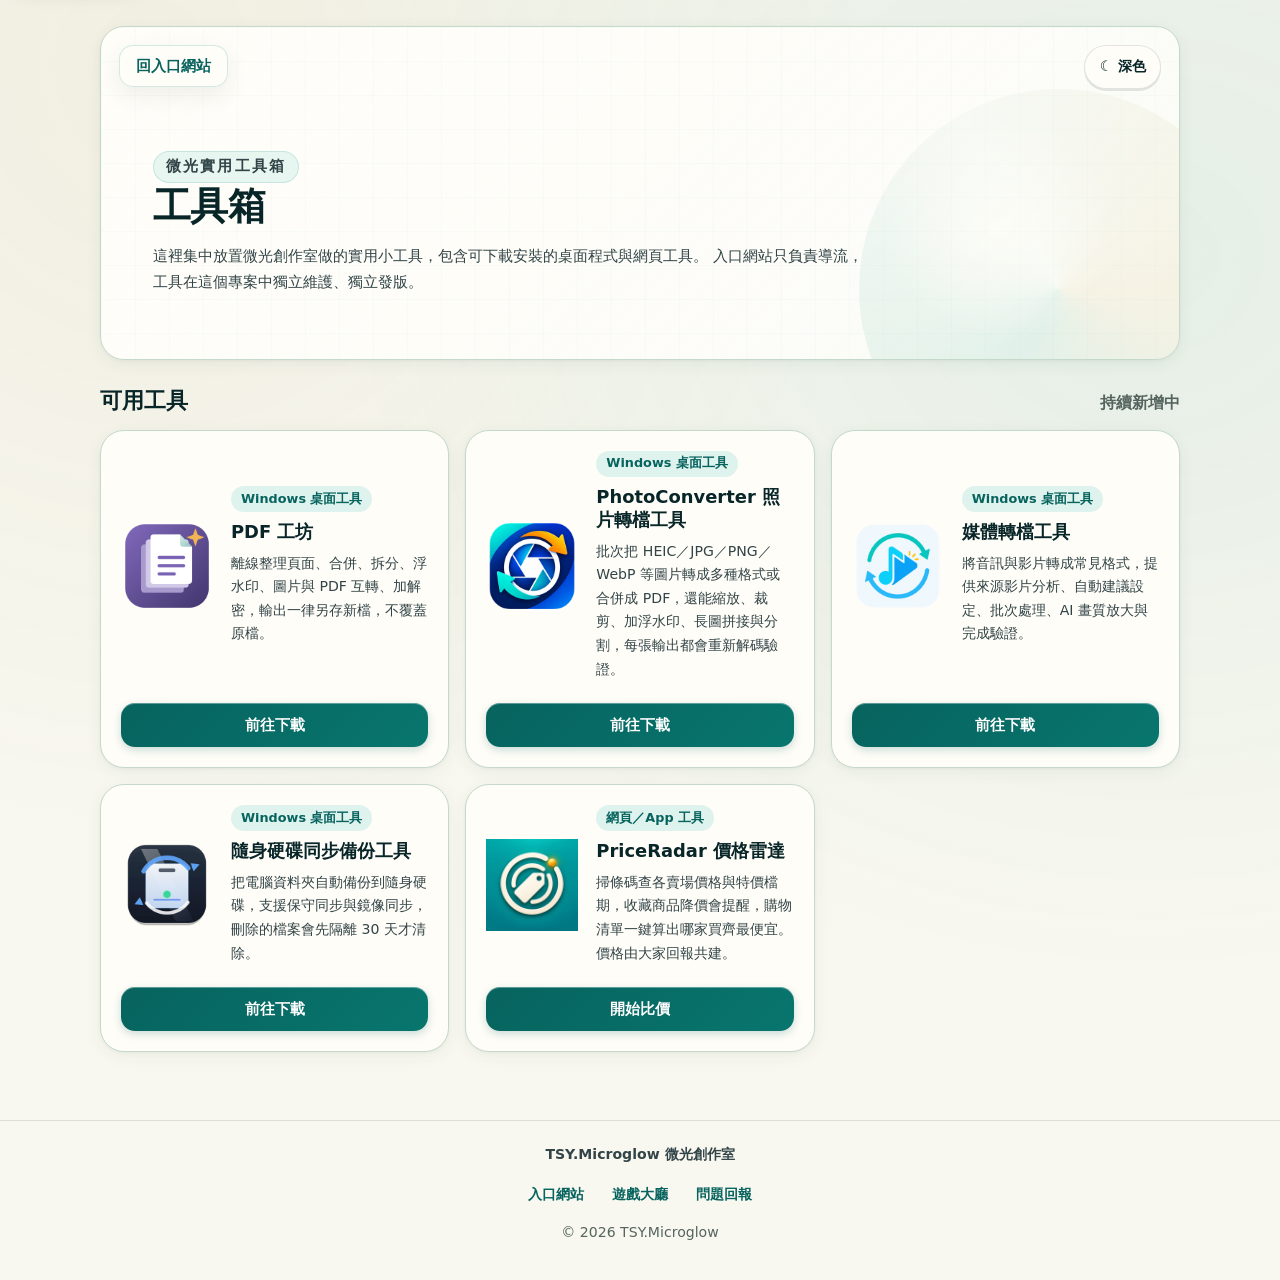
<file: index.html>
<!doctype html>
<html lang="zh-Hant">
  <head>
    <meta charset="utf-8">
    <meta http-equiv="Content-Security-Policy" content="default-src 'self'; script-src 'self'; style-src 'self' 'unsafe-inline'; img-src 'self' data:; connect-src 'self' https://xduwufkfmzovlwcyodcp.supabase.co; object-src 'none'; base-uri 'self'; form-action 'self'">
    <script src="./scripts/theme-mode.js?v=20261114c"></script>

    <meta name="viewport" content="width=device-width, initial-scale=1">
    <meta name="theme-color" content="#0e8f88" data-light-theme-color="#0e8f88" data-dark-theme-color="#102527">
    <link rel="manifest" href="./manifest.webmanifest">
    <link rel="apple-touch-icon" href="./assets/apple-touch-icon.png?v=20261012a">
    <meta
      name="description"
      content="TSY.Microglow 工具箱，集中放置桌面小工具與網頁工具的下載與使用入口。"
    >
    <meta property="og:title" content="TSY.Microglow 工具箱">
    <meta property="og:description" content="TSY.Microglow 工具箱，集中放置桌面小工具與網頁工具的下載與使用入口。">
    <meta property="og:type" content="website">
    <meta property="og:url" content="https://tsy3991.github.io/TSY.Microglow-Tools/">
    <meta property="og:image" content="https://tsy3991.github.io/TSY.Microglow-Tools/assets/og-image.png?v=20261012a">
    <meta property="og:image:width" content="1200">
    <meta property="og:image:height" content="630">
    <meta property="og:image:alt" content="TSY 微光創作室：測驗練習、小遊戲與實用工具">
    <meta property="og:locale" content="zh_TW">
    <meta property="og:site_name" content="TSY.Microglow 工具箱">
    <meta name="twitter:card" content="summary_large_image">
    <meta name="twitter:title" content="TSY.Microglow 工具箱">
    <meta name="twitter:description" content="TSY.Microglow 工具箱，集中放置桌面小工具與網頁工具的下載與使用入口。">
    <meta name="twitter:image" content="https://tsy3991.github.io/TSY.Microglow-Tools/assets/og-image.png?v=20261012a">
    <link rel="canonical" href="https://tsy3991.github.io/TSY.Microglow-Tools/">
    <title>TSY.Microglow 工具箱</title>
    <link rel="icon" href="./assets/favicon.png?v=20261012a" type="image/png">
    <link rel="stylesheet" href="./shared/base.css?v=20261103b">
    <link rel="stylesheet" href="./shared/tool-visuals.css?v=20261010a">
    <link rel="stylesheet" href="./shared/microglow-skin.css?v=20261114c">
      <link rel="stylesheet" href="./theme-mode.css?v=20261114c">
  </head>
  <body>
    <a class="skip-link" href="#main-content">跳到主要內容</a>
    <main class="lobby-shell" id="main-content" tabindex="-1">
      <header class="lobby-hero" aria-labelledby="page-title">
        <a class="back-link" href="https://tsy3991.github.io/TSY.Microglow-Website/" data-portal-return>回入口網站</a>
        <div class="hero-copy">
          <p class="eyebrow">微光實用工具箱</p>
          <h1 id="page-title">工具箱</h1>
          <p>
            這裡集中放置微光創作室做的實用小工具，包含可下載安裝的桌面程式與網頁工具。
            入口網站只負責導流，工具在這個專案中獨立維護、獨立發版。
          </p>
        </div>
      </header>

      <section class="tool-section" aria-labelledby="tools-title">
        <div class="section-heading">
          <h2 id="tools-title">可用工具</h2>
          <span>持續新增中</span>
        </div>

        <!-- Update data-updated-at whenever a tool receives a meaningful public release. -->
        <div class="tool-grid" data-sort-by-updated>
          <article class="tool-card" data-updated-at="2026-11-11">
            <div class="tool-thumb" aria-hidden="true">
              <img class="tool-app-icon" src="./assets/tools/pdf-workshop/icon.png" alt="" width="92" height="92" decoding="async">
            </div>
            <div class="tool-card-copy">
              <p>Windows 桌面工具</p>
              <h3>PDF 工坊</h3>
              <span>離線整理頁面、合併、拆分、浮水印、圖片與 PDF 互轉、加解密，輸出一律另存新檔，不覆蓋原檔。</span>
            </div>
            <a class="primary-link" href="./tools/pdf-workshop/">前往下載</a>
          </article>

          <article class="tool-card" data-updated-at="2026-11-11">
            <div class="tool-thumb" aria-hidden="true">
              <img class="tool-app-icon" src="./assets/tools/photo-converter/icon.png" alt="" width="92" height="92" decoding="async">
            </div>
            <div class="tool-card-copy">
              <p>Windows 桌面工具</p>
              <h3>PhotoConverter 照片轉檔工具</h3>
              <span>批次把 HEIC／JPG／PNG／WebP 等圖片轉成多種格式或合併成 PDF，還能縮放、裁剪、加浮水印、長圖拼接與分割，每張輸出都會重新解碼驗證。</span>
            </div>
            <a class="primary-link" href="./tools/photo-converter/">前往下載</a>
          </article>

          <article class="tool-card" data-updated-at="2026-11-11">
            <div class="tool-thumb" aria-hidden="true">
              <img class="tool-app-icon" src="./assets/tools/car-media-converter/icon.png" alt="" width="92" height="92" decoding="async">
            </div>
            <div class="tool-card-copy">
              <p>Windows 桌面工具</p>
              <h3>媒體轉檔工具</h3>
              <span>將音訊與影片轉成常見格式，提供來源影片分析、自動建議設定、批次處理、AI 畫質放大與完成驗證。</span>
            </div>
            <a class="primary-link" href="./tools/car-media-converter/">前往下載</a>
          </article>

          <article class="tool-card" data-updated-at="2026-10-12">
            <div class="tool-thumb" aria-hidden="true">
              <img class="tool-app-icon" src="./assets/tools/portable-backup-tool/icon.png" alt="" width="92" height="92" decoding="async">
            </div>
            <div class="tool-card-copy">
              <p>Windows 桌面工具</p>
              <h3>隨身硬碟同步備份工具</h3>
              <span>把電腦資料夾自動備份到隨身硬碟，支援保守同步與鏡像同步，刪除的檔案會先隔離 30 天才清除。</span>
            </div>
            <a class="primary-link" href="./tools/portable-backup-tool/">前往下載</a>
          </article>

          <article class="tool-card" data-updated-at="2026-10-11">
            <div class="tool-thumb" aria-hidden="true">
              <img class="tool-app-icon" src="./tools/price-radar/icons/icon-192.png?v=20261012b" alt="" width="92" height="92" decoding="async">
            </div>
            <div class="tool-card-copy">
              <p>網頁／App 工具</p>
              <h3>PriceRadar 價格雷達</h3>
              <span>掃條碼查各賣場價格與特價檔期，收藏商品降價會提醒，購物清單一鍵算出哪家買齊最便宜。價格由大家回報共建。</span>
            </div>
            <a class="primary-link" href="./tools/price-radar/">開始比價</a>
          </article>
        </div>
      </section>
    </main>
    <footer class="site-footer">
      <p class="site-footer-brand">TSY.Microglow 微光創作室</p>
      <nav class="site-footer-links" aria-label="站台連結">
        <a href="https://tsy3991.github.io/TSY.Microglow-Website/">入口網站</a>
        <a href="https://tsy3991.github.io/TSY.Microglow-Games/">遊戲大廳</a>
        <a href="https://tsy3991.github.io/TSY.Microglow-Website/#feedback">問題回報</a>
      </nav>
      <p class="site-footer-copy">© 2026 TSY.Microglow</p>
    </footer>
    <script src="./scripts/sort-tools.js?v=20261115a"></script>
    <script src="./shared/portal-return.js?v=20260713a"></script>
  <script src="scripts/portal-visit-beacon.js?v=20261102a" defer></script>
</body>
</html>
</file>
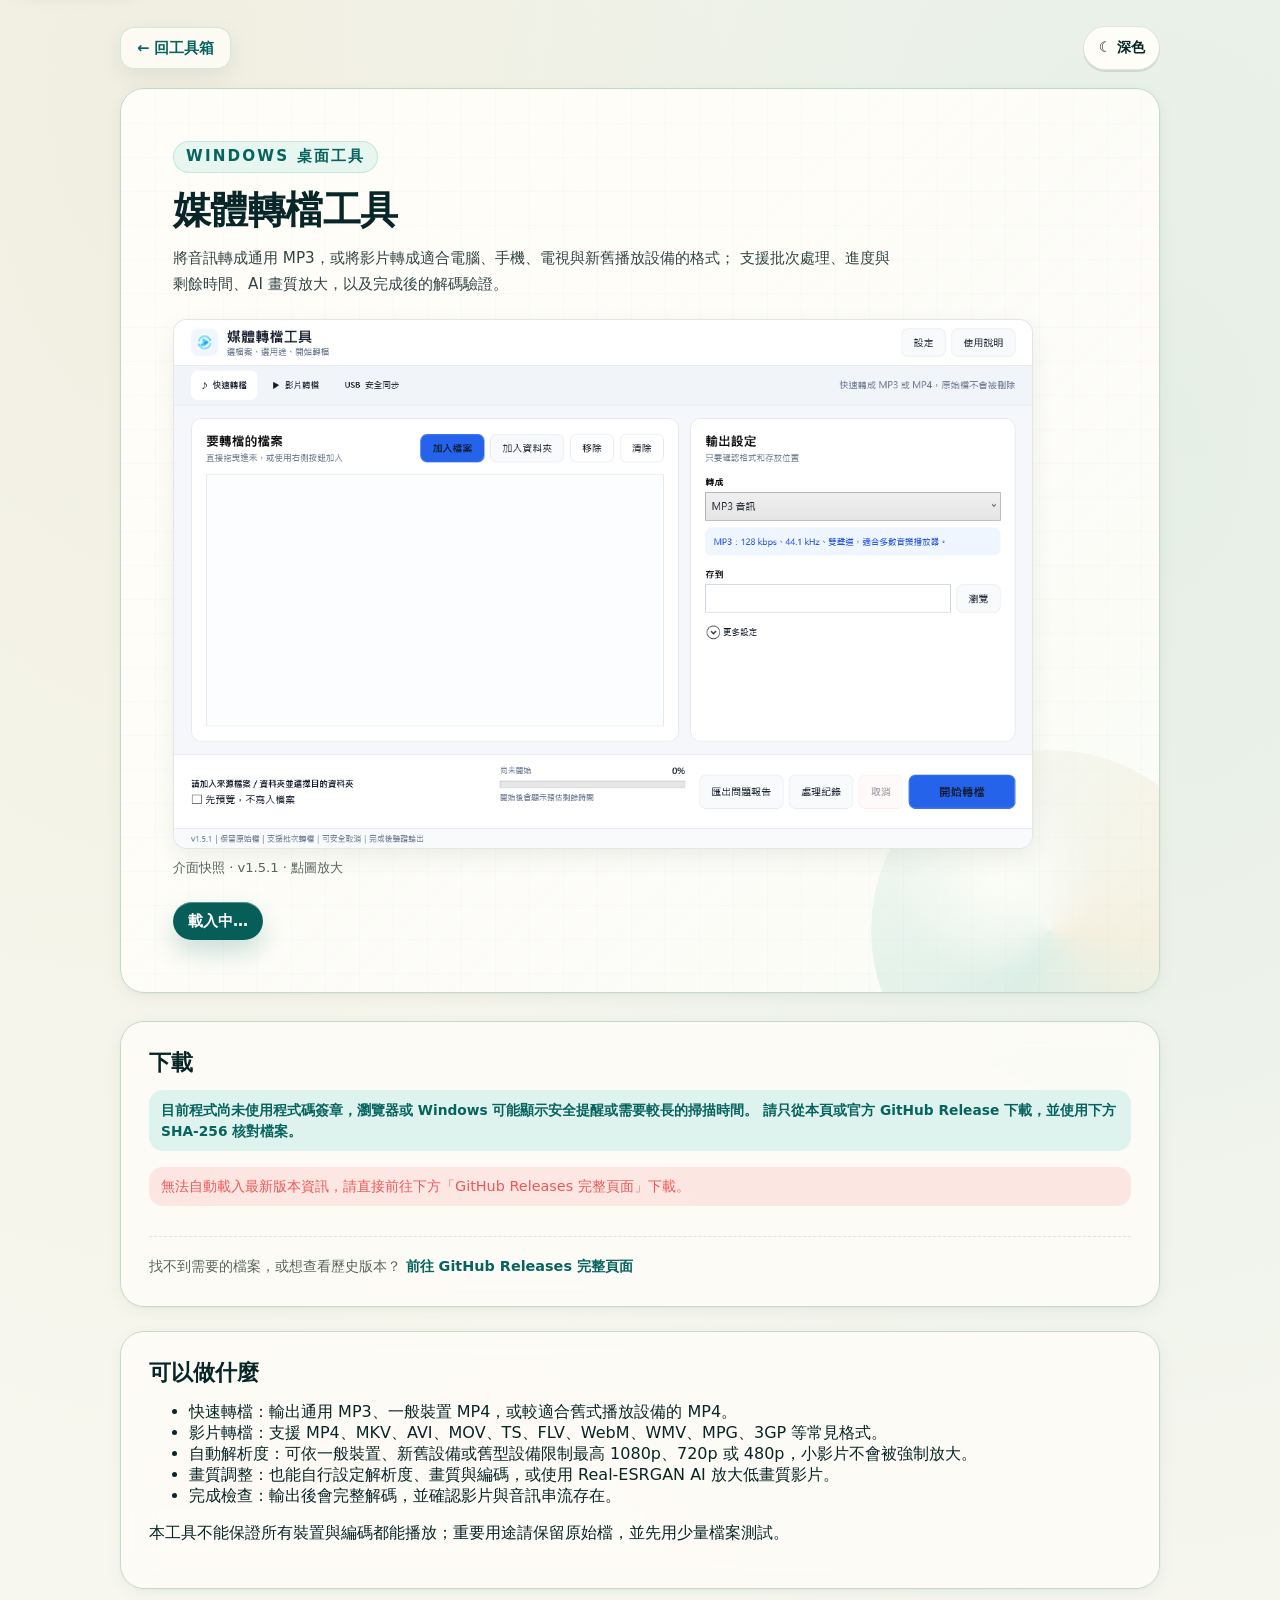
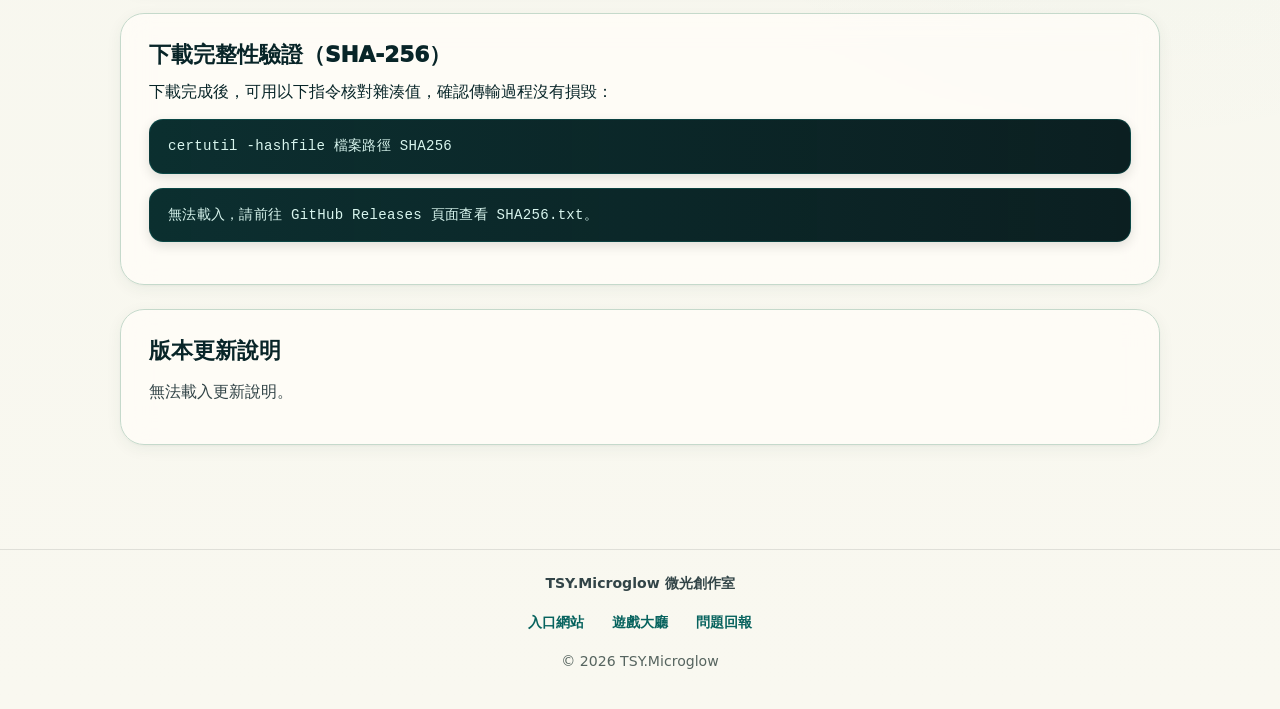
<file: tools/car-media-converter/index.html>
<!doctype html>
<html lang="zh-Hant">
  <head>
    <meta charset="utf-8">
    <meta http-equiv="Content-Security-Policy" content="default-src 'self'; script-src 'self'; style-src 'self' 'unsafe-inline'; img-src 'self' data:; connect-src 'self' https://xduwufkfmzovlwcyodcp.supabase.co https://api.github.com; object-src 'none'; base-uri 'self'; form-action 'self'">
    <script src="../../scripts/theme-mode.js?v=20261114c"></script>

    <meta name="viewport" content="width=device-width, initial-scale=1">
    <meta name="theme-color" content="#0e8f88" data-light-theme-color="#0e8f88" data-dark-theme-color="#102527">
    <meta
      name="description"
      content="媒體轉檔工具下載頁，提供通用 MP3／MP4、進階影片格式與 AI 畫質放大功能；Windows x64 版本與下載連結自動同步 GitHub Releases。"
    >
    <meta property="og:title" content="媒體轉檔工具｜TSY.Microglow 工具箱">
    <meta property="og:description" content="媒體轉檔工具下載頁，提供通用 MP3／MP4、進階影片格式與 AI 畫質放大功能；Windows x64 版本與下載連結自動同步 GitHub Releases。">
    <meta property="og:type" content="website">
    <meta property="og:url" content="https://tsy3991.github.io/TSY.Microglow-Tools/tools/car-media-converter/">
    <meta property="og:image" content="https://tsy3991.github.io/TSY.Microglow-Tools/assets/og-image.png?v=20261012a">
    <meta property="og:image:width" content="1200">
    <meta property="og:image:height" content="630">
    <meta property="og:image:alt" content="TSY 微光創作室：測驗練習、小遊戲與實用工具">
    <meta property="og:locale" content="zh_TW">
    <meta property="og:site_name" content="TSY.Microglow 工具箱">
    <meta name="twitter:card" content="summary_large_image">
    <meta name="twitter:title" content="媒體轉檔工具｜TSY.Microglow 工具箱">
    <meta name="twitter:description" content="媒體轉檔工具下載頁，提供通用 MP3／MP4、進階影片格式與 AI 畫質放大功能；Windows x64 版本與下載連結自動同步 GitHub Releases。">
    <meta name="twitter:image" content="https://tsy3991.github.io/TSY.Microglow-Tools/assets/og-image.png?v=20261012a">
    <link rel="canonical" href="https://tsy3991.github.io/TSY.Microglow-Tools/tools/car-media-converter/">
    <title>媒體轉檔工具｜TSY.Microglow 工具箱</title>
    <link rel="icon" href="../../assets/tools/car-media-converter/icon.png" type="image/png">
    <link rel="stylesheet" href="../../shared/base.css?v=20261103b">
    <link rel="stylesheet" href="../../shared/tool-detail.css?v=20261112a">
    <link rel="stylesheet" href="./page.css?v=20260806a">
    <link rel="stylesheet" href="../../shared/tool-visuals.css?v=20261010a">
    <link rel="stylesheet" href="../../shared/microglow-skin.css?v=20261114c">
      <link rel="stylesheet" href="../../theme-mode.css?v=20261114c">
  </head>
  <body>
    <a class="skip-link" href="#main-content">跳到主要內容</a>
    <main class="detail-shell" id="main-content" tabindex="-1">
      <header class="detail-topbar">
        <a class="back-link compact-back" href="../../">← 回工具箱</a>
      </header>

      <section class="detail-hero" aria-labelledby="tool-title">
        <p class="eyebrow">Windows 桌面工具</p>
        <h1 id="tool-title">媒體轉檔工具</h1>
        <p class="hero-desc">
          將音訊轉成通用 MP3，或將影片轉成適合電腦、手機、電視與新舊播放設備的格式；
          支援批次處理、進度與剩餘時間、AI 畫質放大，以及完成後的解碼驗證。
        </p>
        <figure class="tool-screenshot">
          <a class="tool-screenshot-link" href="../../assets/tools/car-media-converter/screenshot.png" target="_blank" rel="noopener noreferrer" aria-label="放大查看媒體轉檔工具介面快照（另開分頁）">
            <img src="../../assets/tools/car-media-converter/screenshot.png" alt="媒體轉檔工具 v1.5.1 實際介面，未載入使用者檔案" width="1205" height="742" decoding="async">
          </a>
          <figcaption>介面快照 · v1.5.1 · 點圖放大</figcaption>
        </figure>
        <div class="hero-meta">
          <span class="version-badge" data-version>載入中…</span>
          <span class="published-meta" data-published></span>
        </div>
      </section>

      <section class="detail-section" aria-labelledby="download-title">
        <h2 id="download-title">下載</h2>
        <p class="download-hint">
          目前程式尚未使用程式碼簽章，瀏覽器或 Windows 可能顯示安全提醒或需要較長的掃描時間。
          請只從本頁或官方 GitHub Release 下載，並使用下方 SHA-256 核對檔案。
        </p>
        <p class="status-message" data-status hidden></p>
        <div class="download-grid" data-downloads>
          <p class="loading-placeholder">正在載入最新版本的下載連結…</p>
        </div>
        <p class="extra-files" data-fallback></p>
        <p class="releases-link">
          找不到需要的檔案，或想查看歷史版本？
          <a href="https://github.com/TSY3991/TSY.CarMediaConverter/releases" target="_blank" rel="noopener noreferrer">
            前往 GitHub Releases 完整頁面
          </a>
        </p>
      </section>

      <section class="detail-section" aria-labelledby="format-title">
        <h2 id="format-title">可以做什麼</h2>
        <ul>
          <li>快速轉檔：輸出通用 MP3、一般裝置 MP4，或較適合舊式播放設備的 MP4。</li>
          <li>影片轉檔：支援 MP4、MKV、AVI、MOV、TS、FLV、WebM、WMV、MPG、3GP 等常見格式。</li>
          <li>自動解析度：可依一般裝置、新舊設備或舊型設備限制最高 1080p、720p 或 480p，小影片不會被強制放大。</li>
          <li>畫質調整：也能自行設定解析度、畫質與編碼，或使用 Real-ESRGAN AI 放大低畫質影片。</li>
          <li>完成檢查：輸出後會完整解碼，並確認影片與音訊串流存在。</li>
        </ul>
        <p>本工具不能保證所有裝置與編碼都能播放；重要用途請保留原始檔，並先用少量檔案測試。</p>
      </section>

      <section class="detail-section" aria-labelledby="verify-title">
        <h2 id="verify-title">下載完整性驗證（SHA-256）</h2>
        <p>下載完成後，可用以下指令核對雜湊值，確認傳輸過程沒有損毀：</p>
        <pre class="verify-command">certutil -hashfile 檔案路徑 SHA256</pre>
        <pre class="verify-sha" data-sha>正在載入雜湊值…</pre>
      </section>

      <section class="detail-section" aria-labelledby="notes-title">
        <h2 id="notes-title">版本更新說明</h2>
        <div class="release-notes" data-notes>
          <p>正在載入更新說明…</p>
        </div>
      </section>
    </main>
    <footer class="site-footer">
      <p class="site-footer-brand">TSY.Microglow 微光創作室</p>
      <nav class="site-footer-links" aria-label="站台連結">
        <a href="https://tsy3991.github.io/TSY.Microglow-Website/">入口網站</a>
        <a href="https://tsy3991.github.io/TSY.Microglow-Games/">遊戲大廳</a>
        <a href="https://tsy3991.github.io/TSY.Microglow-Website/#feedback">問題回報</a>
      </nav>
      <p class="site-footer-copy">© 2026 TSY.Microglow</p>
    </footer>

    <script src="./download.js?v=20261115a"></script>
  <script src="../../scripts/portal-visit-beacon.js?v=20261102a" defer></script>
</body>
</html>
</file>
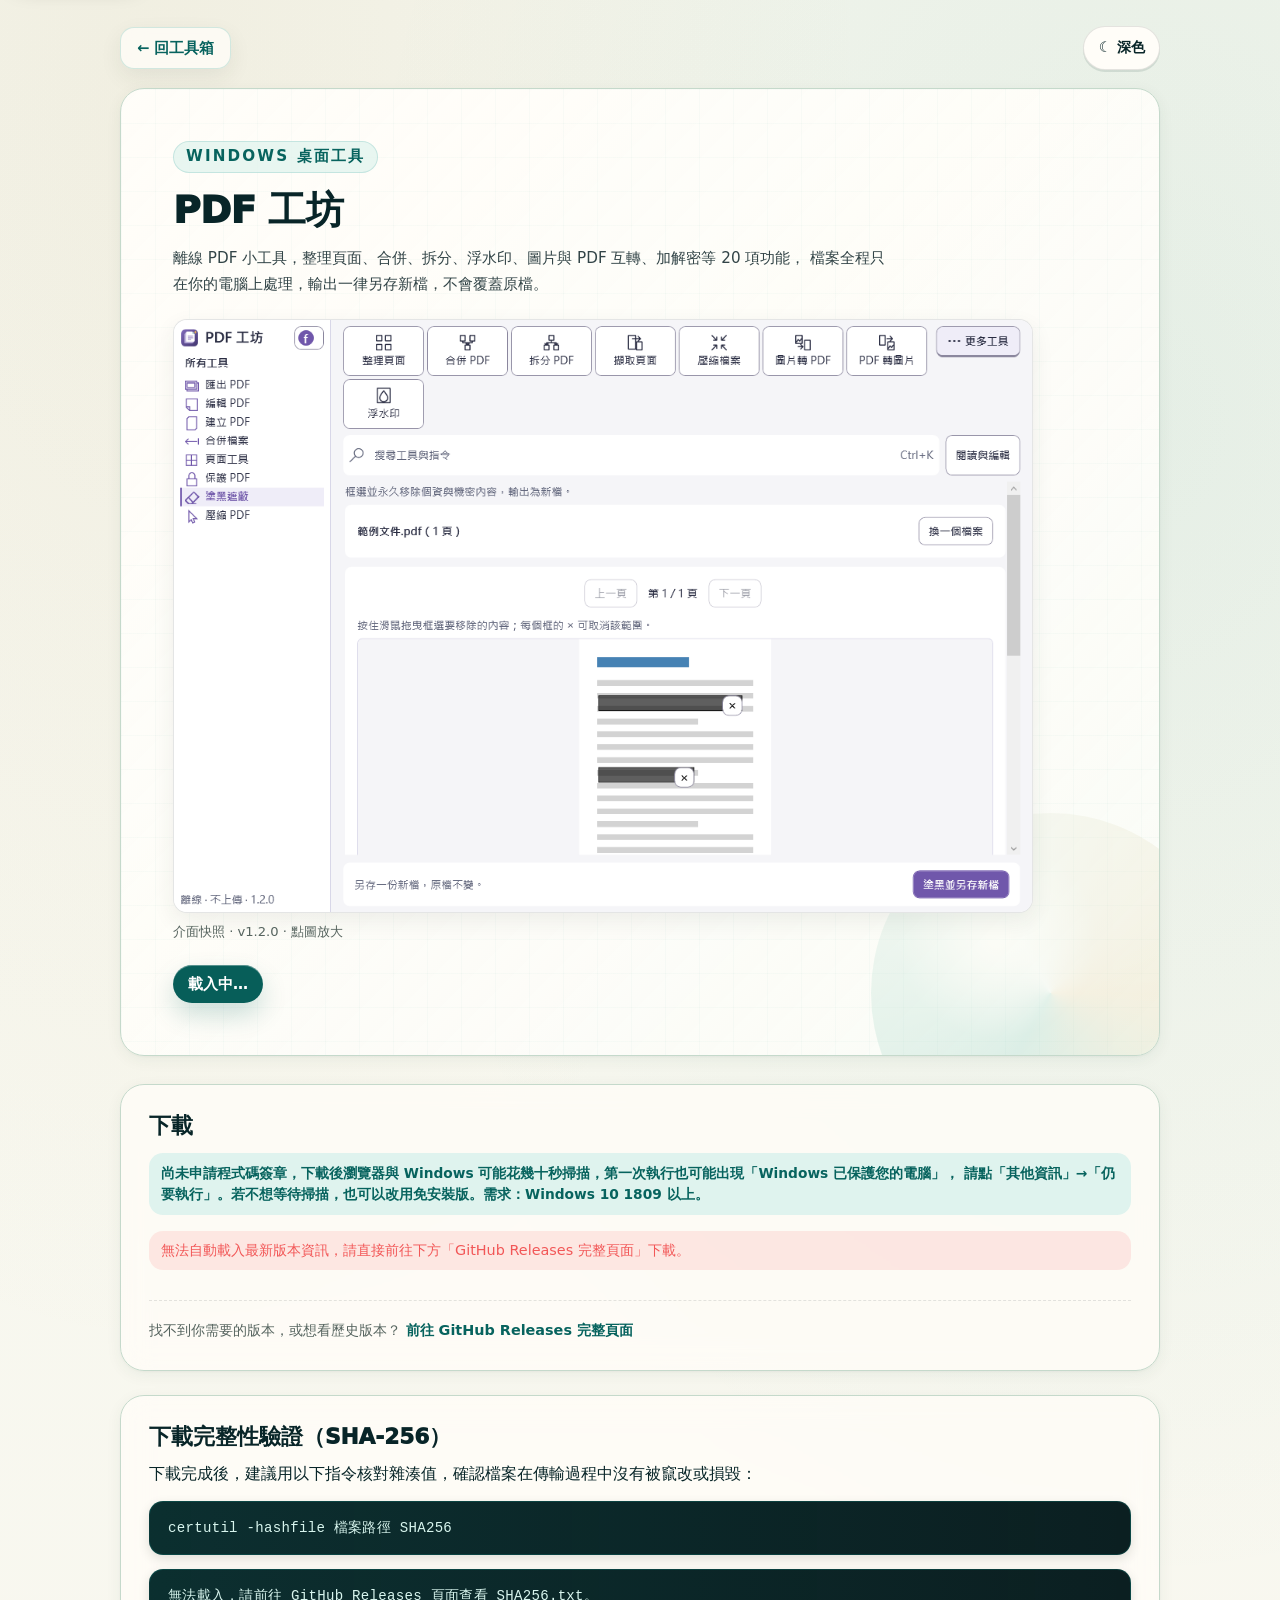
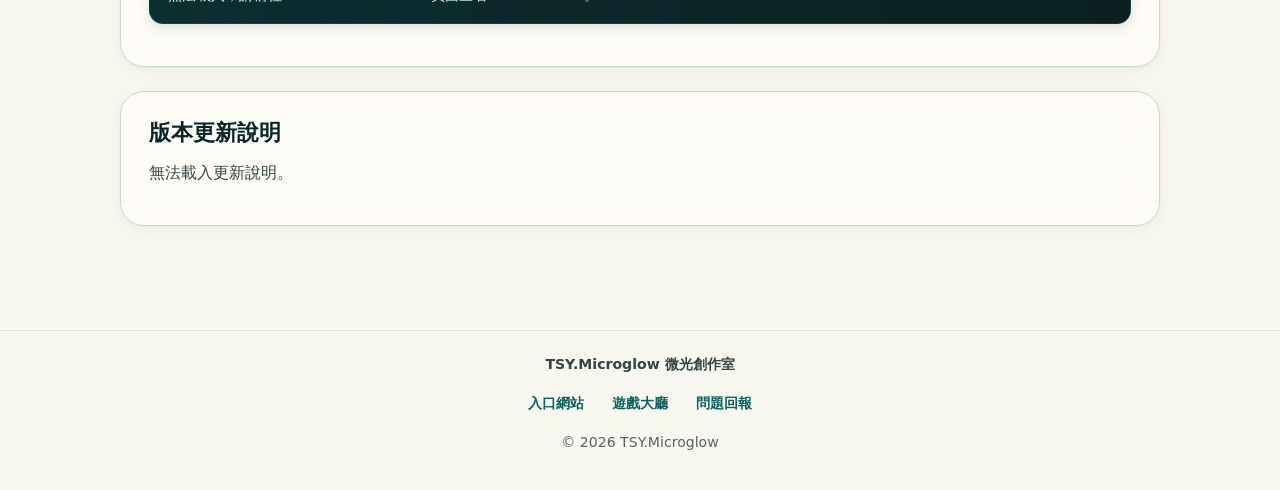
<file: tools/pdf-workshop/index.html>
<!doctype html>
<html lang="zh-Hant">
  <head>
    <meta charset="utf-8">
    <meta http-equiv="Content-Security-Policy" content="default-src 'self'; script-src 'self'; style-src 'self' 'unsafe-inline'; img-src 'self' data:; connect-src 'self' https://xduwufkfmzovlwcyodcp.supabase.co https://api.github.com; object-src 'none'; base-uri 'self'; form-action 'self'">
    <script src="../../scripts/theme-mode.js?v=20261114c"></script>

    <meta name="viewport" content="width=device-width, initial-scale=1">
    <meta name="theme-color" content="#0e8f88" data-light-theme-color="#0e8f88" data-dark-theme-color="#102527">
    <meta
      name="description"
      content="PDF 工坊下載頁，離線 PDF 整理、合併、拆分、轉換與加密小工具，提供 Windows x64／ARM64 安裝版與免安裝版下載，版本資訊自動同步 GitHub 最新發布。"
    >
    <meta property="og:title" content="PDF 工坊｜TSY.Microglow 工具箱">
    <meta property="og:description" content="PDF 工坊下載頁，離線 PDF 整理、合併、拆分、轉換與加密小工具，提供 Windows x64／ARM64 安裝版與免安裝版下載，版本資訊自動同步 GitHub 最新發布。">
    <meta property="og:type" content="website">
    <meta property="og:url" content="https://tsy3991.github.io/TSY.Microglow-Tools/tools/pdf-workshop/">
    <meta property="og:image" content="https://tsy3991.github.io/TSY.Microglow-Tools/assets/og-image.png?v=20261012a">
    <meta property="og:image:width" content="1200">
    <meta property="og:image:height" content="630">
    <meta property="og:image:alt" content="TSY 微光創作室：測驗練習、小遊戲與實用工具">
    <meta property="og:locale" content="zh_TW">
    <meta property="og:site_name" content="TSY.Microglow 工具箱">
    <meta name="twitter:card" content="summary_large_image">
    <meta name="twitter:title" content="PDF 工坊｜TSY.Microglow 工具箱">
    <meta name="twitter:description" content="PDF 工坊下載頁，離線 PDF 整理、合併、拆分、轉換與加密小工具，提供 Windows x64／ARM64 安裝版與免安裝版下載，版本資訊自動同步 GitHub 最新發布。">
    <meta name="twitter:image" content="https://tsy3991.github.io/TSY.Microglow-Tools/assets/og-image.png?v=20261012a">
    <link rel="canonical" href="https://tsy3991.github.io/TSY.Microglow-Tools/tools/pdf-workshop/">
    <title>PDF 工坊｜TSY.Microglow 工具箱</title>
    <link rel="icon" href="../../assets/tools/pdf-workshop/icon.png" type="image/png">
    <link rel="stylesheet" href="../../shared/base.css?v=20261103b">
    <link rel="stylesheet" href="../../shared/tool-detail.css?v=20261112a">
    <link rel="stylesheet" href="../../shared/tool-visuals.css?v=20261010a">
    <link rel="stylesheet" href="../../shared/microglow-skin.css?v=20261114c">
      <link rel="stylesheet" href="../../theme-mode.css?v=20261114c">
  </head>
  <body>
    <a class="skip-link" href="#main-content">跳到主要內容</a>
    <main class="detail-shell" id="main-content" tabindex="-1">
      <header class="detail-topbar">
        <a class="back-link compact-back" href="../../">← 回工具箱</a>
      </header>

      <section class="detail-hero" aria-labelledby="tool-title">
        <p class="eyebrow">Windows 桌面工具</p>
        <h1 id="tool-title">PDF 工坊</h1>
        <p class="hero-desc">
          離線 PDF 小工具，整理頁面、合併、拆分、浮水印、圖片與 PDF 互轉、加解密等 20 項功能，
          檔案全程只在你的電腦上處理，輸出一律另存新檔，不會覆蓋原檔。
        </p>
        <figure class="tool-screenshot">
          <a class="tool-screenshot-link" href="../../assets/tools/pdf-workshop/screenshot.png?v=20261012a" target="_blank" rel="noopener noreferrer" aria-label="放大查看PDF 工坊介面快照（另開分頁）">
            <img src="../../assets/tools/pdf-workshop/screenshot.png?v=20261012a" alt="PDF 工坊 v1.2.0 實際介面，未載入使用者檔案" width="1105" height="762" decoding="async">
          </a>
          <figcaption>介面快照 · v1.2.0 · 點圖放大</figcaption>
        </figure>
        <div class="hero-meta">
          <span class="version-badge" data-version>載入中…</span>
          <span class="published-meta" data-published></span>
        </div>
      </section>

      <section class="detail-section" aria-labelledby="download-title">
        <h2 id="download-title">下載</h2>
        <p class="download-hint">
          尚未申請程式碼簽章，下載後瀏覽器與 Windows 可能花幾十秒掃描，第一次執行也可能出現「Windows 已保護您的電腦」，
          請點「其他資訊」→「仍要執行」。若不想等待掃描，也可以改用免安裝版。需求：Windows 10 1809 以上。
        </p>
        <p class="status-message" data-status hidden></p>
        <div class="download-grid" data-downloads>
          <p class="loading-placeholder">正在載入最新版本的下載連結…</p>
        </div>
        <p class="extra-files" data-fallback></p>
        <p class="releases-link">
          找不到你需要的版本，或想看歷史版本？
          <a href="https://github.com/TSY3991/TSY.PdfWorkshop/releases" target="_blank" rel="noopener noreferrer">
            前往 GitHub Releases 完整頁面
          </a>
        </p>
      </section>

      <section class="detail-section" aria-labelledby="verify-title">
        <h2 id="verify-title">下載完整性驗證（SHA-256）</h2>
        <p>
          下載完成後，建議用以下指令核對雜湊值，確認檔案在傳輸過程中沒有被竄改或損毀：
        </p>
        <pre class="verify-command">certutil -hashfile 檔案路徑 SHA256</pre>
        <pre class="verify-sha" data-sha>正在載入雜湊值…</pre>
      </section>

      <section class="detail-section" aria-labelledby="notes-title">
        <h2 id="notes-title">版本更新說明</h2>
        <div class="release-notes" data-notes>
          <p>正在載入更新說明…</p>
        </div>
      </section>
    </main>
    <footer class="site-footer">
      <p class="site-footer-brand">TSY.Microglow 微光創作室</p>
      <nav class="site-footer-links" aria-label="站台連結">
        <a href="https://tsy3991.github.io/TSY.Microglow-Website/">入口網站</a>
        <a href="https://tsy3991.github.io/TSY.Microglow-Games/">遊戲大廳</a>
        <a href="https://tsy3991.github.io/TSY.Microglow-Website/#feedback">問題回報</a>
      </nav>
      <p class="site-footer-copy">© 2026 TSY.Microglow</p>
    </footer>

    <script src="./download.js?v=20261115a"></script>
  <script src="../../scripts/portal-visit-beacon.js?v=20261102a" defer></script>
</body>
</html>
</file>
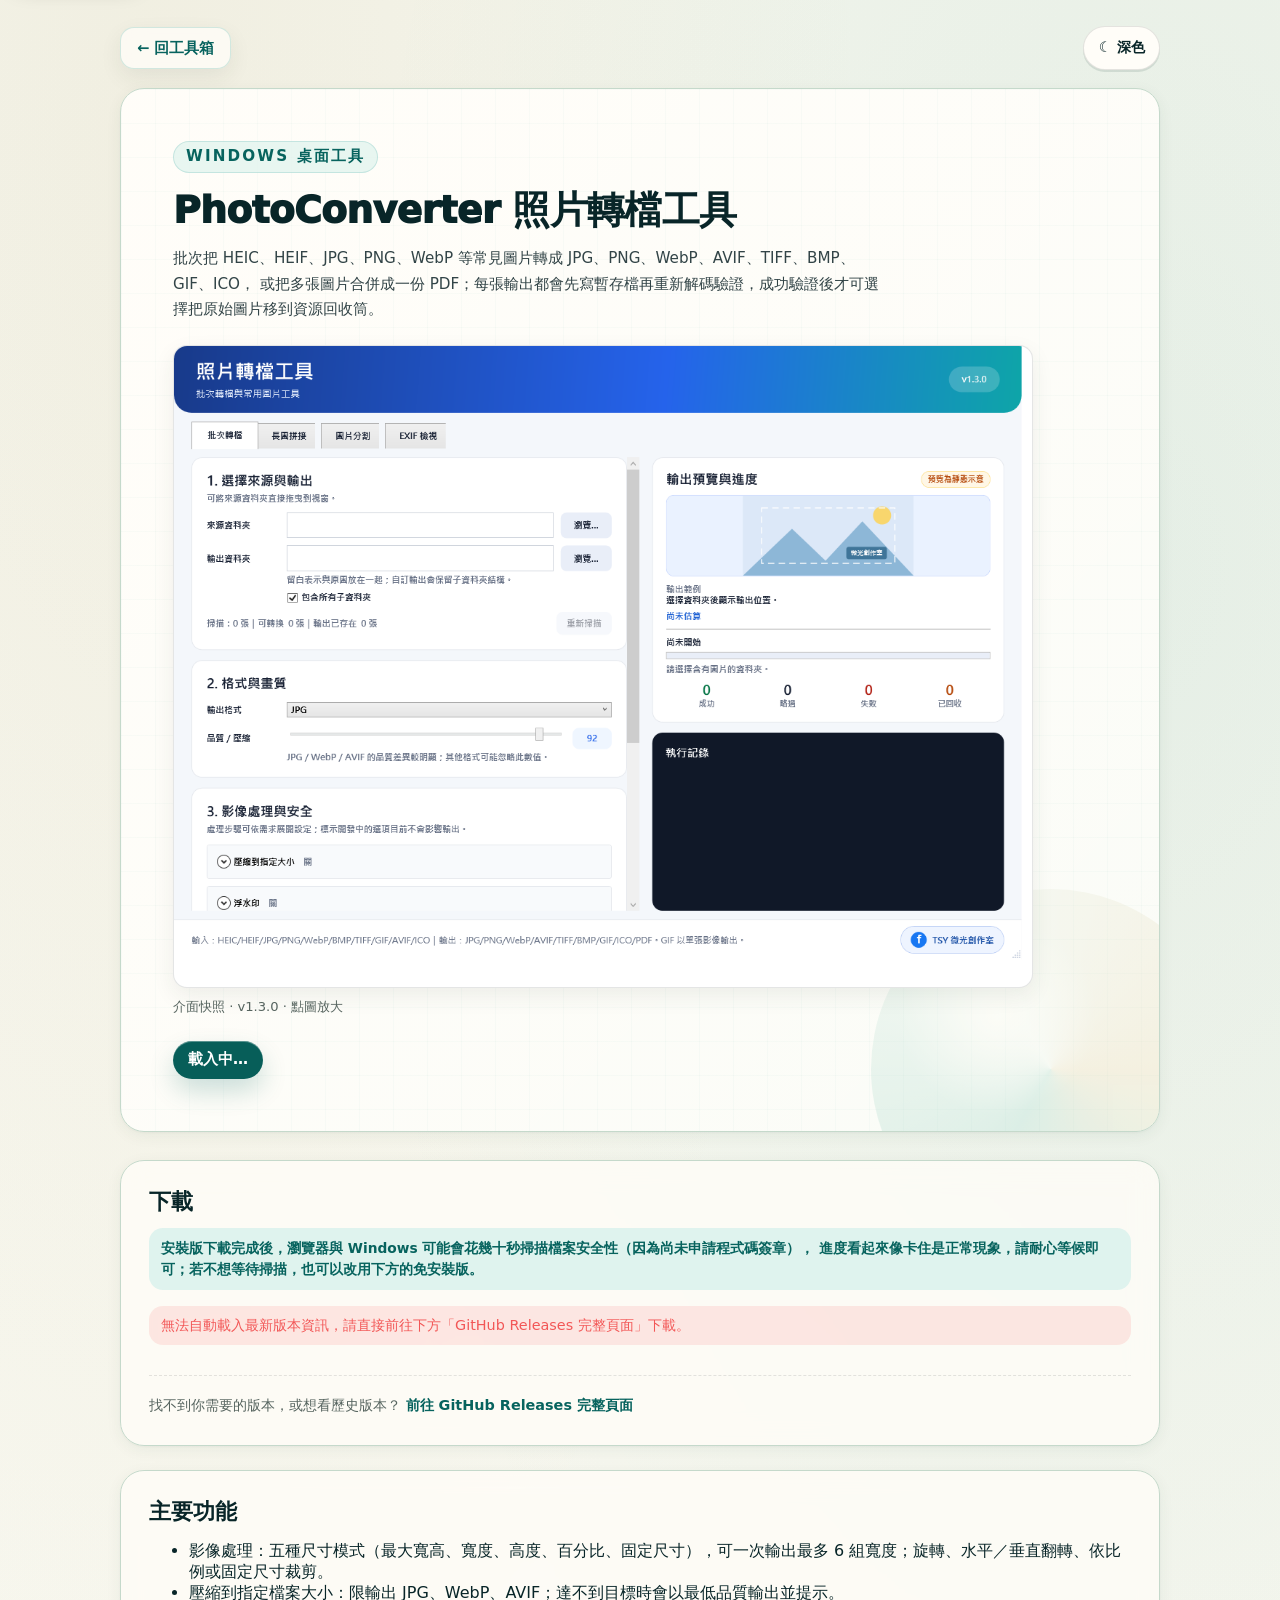
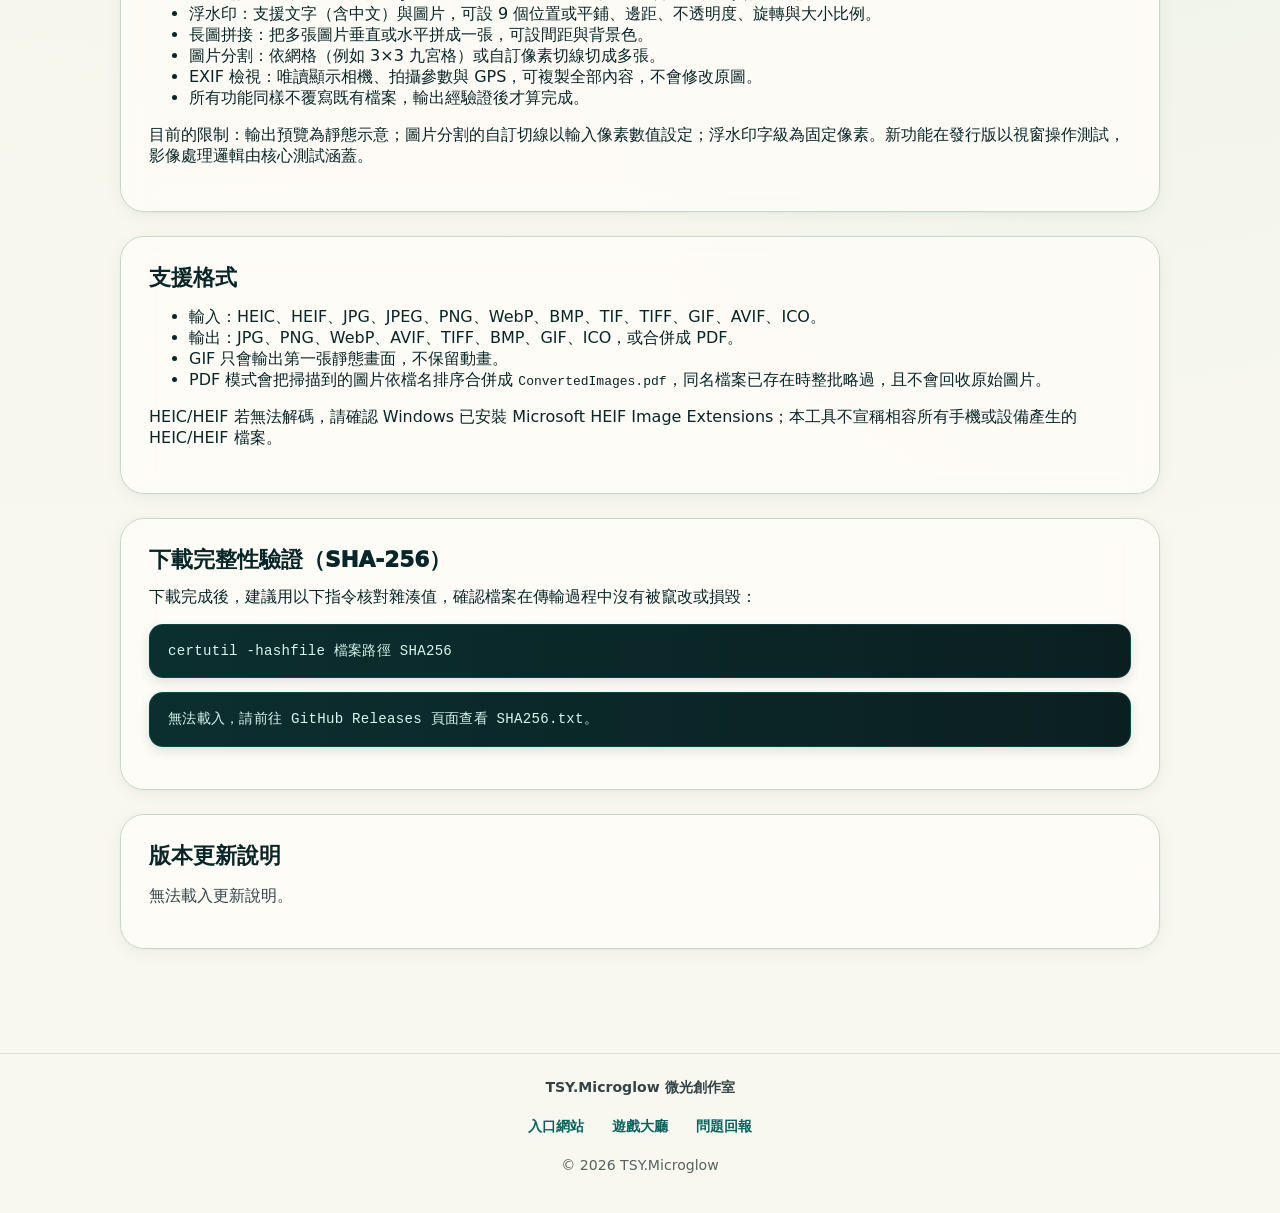
<file: tools/photo-converter/index.html>
<!doctype html>
<html lang="zh-Hant">
  <head>
    <meta charset="utf-8">
    <meta http-equiv="Content-Security-Policy" content="default-src 'self'; script-src 'self'; style-src 'self' 'unsafe-inline'; img-src 'self' data:; connect-src 'self' https://xduwufkfmzovlwcyodcp.supabase.co https://api.github.com https://raw.githubusercontent.com; object-src 'none'; base-uri 'self'; form-action 'self'">
    <script src="../../scripts/theme-mode.js?v=20261114c"></script>

    <meta name="viewport" content="width=device-width, initial-scale=1">
    <meta name="theme-color" content="#0e8f88" data-light-theme-color="#0e8f88" data-dark-theme-color="#102527">
    <meta
      name="description"
      content="PhotoConverter 照片轉檔工具下載頁，提供 Windows x64 安裝版與免安裝版，支援 HEIC/HEIF/JPG/PNG/WebP 等格式批次轉換與 PDF 合併，版本與下載連結自動同步 GitHub Releases。"
    >
    <meta property="og:title" content="PhotoConverter 照片轉檔工具｜TSY.Microglow 工具箱">
    <meta property="og:description" content="PhotoConverter 照片轉檔工具下載頁，提供 Windows x64 安裝版與免安裝版，支援 HEIC/HEIF/JPG/PNG/WebP 等格式批次轉換與 PDF 合併，版本與下載連結自動同步 GitHub Releases。">
    <meta property="og:type" content="website">
    <meta property="og:url" content="https://tsy3991.github.io/TSY.Microglow-Tools/tools/photo-converter/">
    <meta property="og:image" content="https://tsy3991.github.io/TSY.Microglow-Tools/assets/og-image.png?v=20261012a">
    <meta property="og:image:width" content="1200">
    <meta property="og:image:height" content="630">
    <meta property="og:image:alt" content="TSY 微光創作室：測驗練習、小遊戲與實用工具">
    <meta property="og:locale" content="zh_TW">
    <meta property="og:site_name" content="TSY.Microglow 工具箱">
    <meta name="twitter:card" content="summary_large_image">
    <meta name="twitter:title" content="PhotoConverter 照片轉檔工具｜TSY.Microglow 工具箱">
    <meta name="twitter:description" content="PhotoConverter 照片轉檔工具下載頁，提供 Windows x64 安裝版與免安裝版，支援 HEIC/HEIF/JPG/PNG/WebP 等格式批次轉換與 PDF 合併，版本與下載連結自動同步 GitHub Releases。">
    <meta name="twitter:image" content="https://tsy3991.github.io/TSY.Microglow-Tools/assets/og-image.png?v=20261012a">
    <link rel="canonical" href="https://tsy3991.github.io/TSY.Microglow-Tools/tools/photo-converter/">
    <title>PhotoConverter 照片轉檔工具｜TSY.Microglow 工具箱</title>
    <link rel="icon" href="../../assets/tools/photo-converter/icon.png" type="image/png">
    <link rel="stylesheet" href="../../shared/base.css?v=20261103b">
    <link rel="stylesheet" href="../../shared/tool-detail.css?v=20261112a">
    <style>
      .release-notes p,
      .release-notes li {
        overflow-wrap: anywhere;
        word-break: break-word;
      }
    </style>
    <link rel="stylesheet" href="../../shared/tool-visuals.css?v=20261010a">
    <link rel="stylesheet" href="../../shared/microglow-skin.css?v=20261114c">
      <link rel="stylesheet" href="../../theme-mode.css?v=20261114c">
  </head>
  <body>
    <a class="skip-link" href="#main-content">跳到主要內容</a>
    <main class="detail-shell" id="main-content" tabindex="-1">
      <header class="detail-topbar">
        <a class="back-link compact-back" href="../../">← 回工具箱</a>
      </header>

      <section class="detail-hero" aria-labelledby="tool-title">
        <p class="eyebrow">Windows 桌面工具</p>
        <h1 id="tool-title">PhotoConverter 照片轉檔工具</h1>
        <p class="hero-desc">
          批次把 HEIC、HEIF、JPG、PNG、WebP 等常見圖片轉成 JPG、PNG、WebP、AVIF、TIFF、BMP、GIF、ICO，
          或把多張圖片合併成一份 PDF；每張輸出都會先寫暫存檔再重新解碼驗證，成功驗證後才可選擇把原始圖片移到資源回收筒。
        </p>
        <figure class="tool-screenshot">
          <a class="tool-screenshot-link" href="../../assets/tools/photo-converter/screenshot.png?v=20261013a" target="_blank" rel="noopener noreferrer" aria-label="放大查看PhotoConverter 照片轉檔工具介面快照（另開分頁）">
            <img src="../../assets/tools/photo-converter/screenshot.png?v=20261013a" alt="PhotoConverter 照片轉檔工具 v1.3.0 實際介面，未載入使用者檔案" width="1180" height="882" decoding="async">
          </a>
          <figcaption>介面快照 · v1.3.0 · 點圖放大</figcaption>
        </figure>
        <div class="hero-meta">
          <span class="version-badge" data-version>載入中…</span>
          <span class="published-meta" data-published></span>
        </div>
      </section>

      <section class="detail-section" aria-labelledby="download-title">
        <h2 id="download-title">下載</h2>
        <p class="download-hint">
          安裝版下載完成後，瀏覽器與 Windows 可能會花幾十秒掃描檔案安全性（因為尚未申請程式碼簽章），
          進度看起來像卡住是正常現象，請耐心等候即可；若不想等待掃描，也可以改用下方的免安裝版。
        </p>
        <p class="status-message" data-status hidden></p>
        <div class="download-grid" data-downloads>
          <p class="loading-placeholder">正在載入最新版本的下載連結…</p>
        </div>
        <p class="extra-files" data-fallback></p>
        <p class="releases-link">
          找不到你需要的版本，或想看歷史版本？
          <a href="https://github.com/TSY3991/TSY.PhotoConverter/releases" target="_blank" rel="noopener noreferrer">
            前往 GitHub Releases 完整頁面
          </a>
        </p>
      </section>

      <section class="detail-section" aria-labelledby="features-title">
        <h2 id="features-title">主要功能</h2>
        <ul>
          <li>影像處理：五種尺寸模式（最大寬高、寬度、高度、百分比、固定尺寸），可一次輸出最多 6 組寬度；旋轉、水平／垂直翻轉、依比例或固定尺寸裁剪。</li>
          <li>壓縮到指定檔案大小：限輸出 JPG、WebP、AVIF；達不到目標時會以最低品質輸出並提示。</li>
          <li>浮水印：支援文字（含中文）與圖片，可設 9 個位置或平鋪、邊距、不透明度、旋轉與大小比例。</li>
          <li>長圖拼接：把多張圖片垂直或水平拼成一張，可設間距與背景色。</li>
          <li>圖片分割：依網格（例如 3×3 九宮格）或自訂像素切線切成多張。</li>
          <li>EXIF 檢視：唯讀顯示相機、拍攝參數與 GPS，可複製全部內容，不會修改原圖。</li>
          <li>所有功能同樣不覆寫既有檔案，輸出經驗證後才算完成。</li>
        </ul>
        <p>目前的限制：輸出預覽為靜態示意；圖片分割的自訂切線以輸入像素數值設定；浮水印字級為固定像素。新功能在發行版以視窗操作測試，影像處理邏輯由核心測試涵蓋。</p>
      </section>

      <section class="detail-section" aria-labelledby="format-title">
        <h2 id="format-title">支援格式</h2>
        <ul>
          <li>輸入：HEIC、HEIF、JPG、JPEG、PNG、WebP、BMP、TIF、TIFF、GIF、AVIF、ICO。</li>
          <li>輸出：JPG、PNG、WebP、AVIF、TIFF、BMP、GIF、ICO，或合併成 PDF。</li>
          <li>GIF 只會輸出第一張靜態畫面，不保留動畫。</li>
          <li>PDF 模式會把掃描到的圖片依檔名排序合併成 <code>ConvertedImages.pdf</code>，同名檔案已存在時整批略過，且不會回收原始圖片。</li>
        </ul>
        <p>HEIC/HEIF 若無法解碼，請確認 Windows 已安裝 Microsoft HEIF Image Extensions；本工具不宣稱相容所有手機或設備產生的 HEIC/HEIF 檔案。</p>
      </section>

      <section class="detail-section" aria-labelledby="verify-title">
        <h2 id="verify-title">下載完整性驗證（SHA-256）</h2>
        <p>
          下載完成後，建議用以下指令核對雜湊值，確認檔案在傳輸過程中沒有被竄改或損毀：
        </p>
        <pre class="verify-command">certutil -hashfile 檔案路徑 SHA256</pre>
        <pre class="verify-sha" data-sha>正在載入雜湊值…</pre>
      </section>

      <section class="detail-section" aria-labelledby="notes-title">
        <h2 id="notes-title">版本更新說明</h2>
        <div class="release-notes" data-notes>
          <p>正在載入更新說明…</p>
        </div>
      </section>
    </main>
    <footer class="site-footer">
      <p class="site-footer-brand">TSY.Microglow 微光創作室</p>
      <nav class="site-footer-links" aria-label="站台連結">
        <a href="https://tsy3991.github.io/TSY.Microglow-Website/">入口網站</a>
        <a href="https://tsy3991.github.io/TSY.Microglow-Games/">遊戲大廳</a>
        <a href="https://tsy3991.github.io/TSY.Microglow-Website/#feedback">問題回報</a>
      </nav>
      <p class="site-footer-copy">© 2026 TSY.Microglow</p>
    </footer>

    <script src="./download.js?v=20261011a"></script>
  <script src="../../scripts/portal-visit-beacon.js?v=20261102a" defer></script>
</body>
</html>
</file>
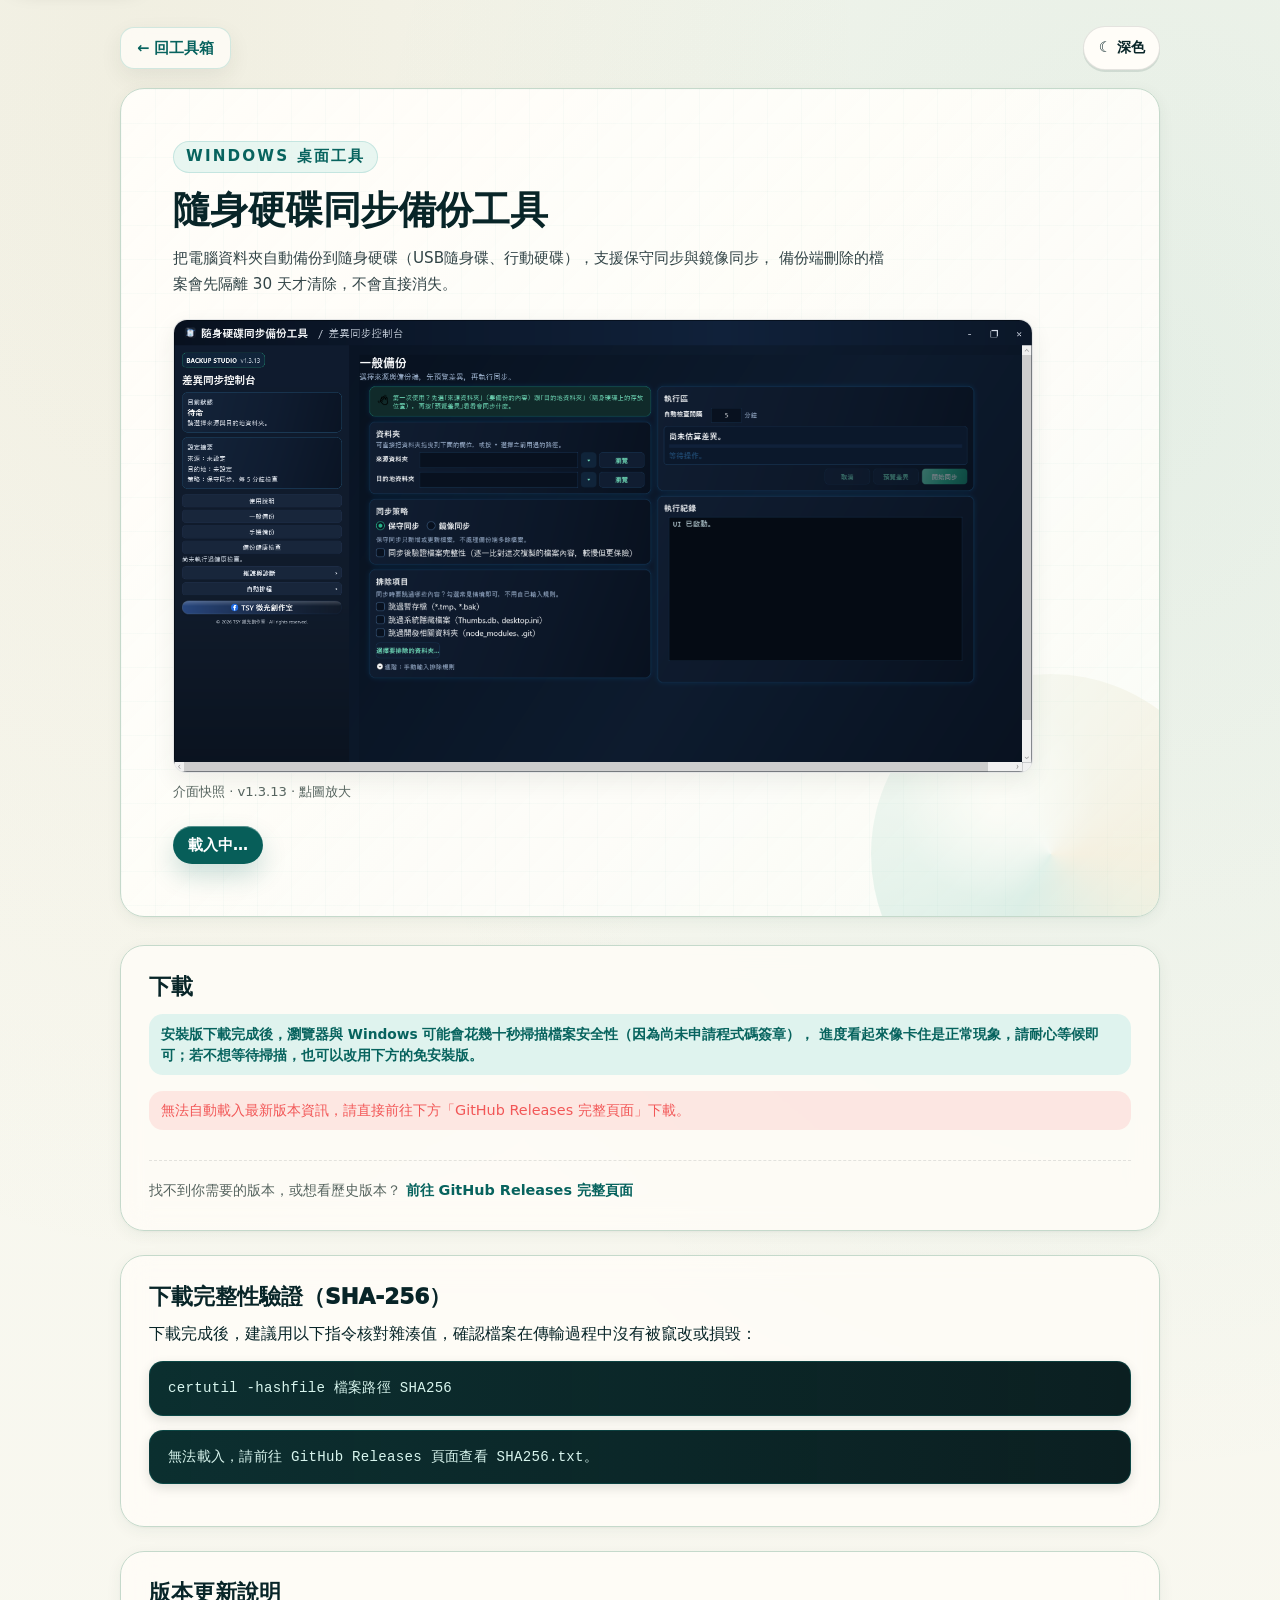
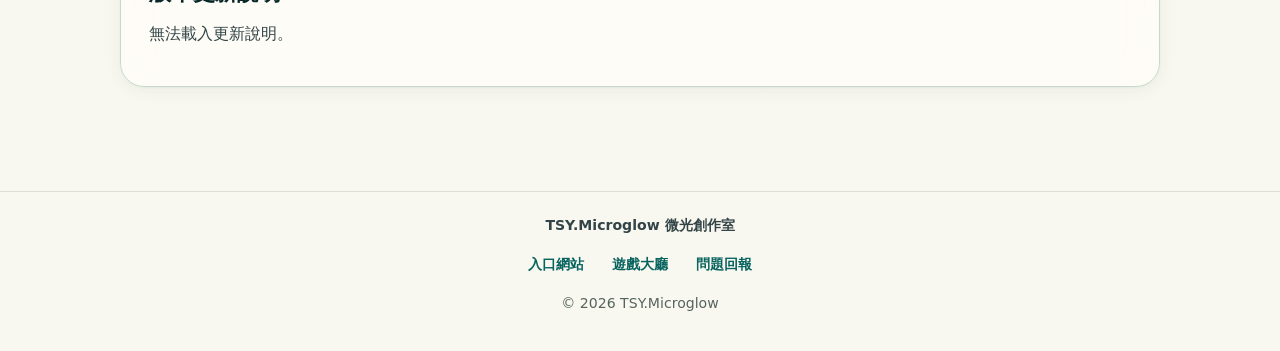
<file: tools/portable-backup-tool/index.html>
<!doctype html>
<html lang="zh-Hant">
  <head>
    <meta charset="utf-8">
    <meta http-equiv="Content-Security-Policy" content="default-src 'self'; script-src 'self'; style-src 'self' 'unsafe-inline'; img-src 'self' data:; connect-src 'self' https://xduwufkfmzovlwcyodcp.supabase.co https://api.github.com; object-src 'none'; base-uri 'self'; form-action 'self'">
    <script src="../../scripts/theme-mode.js?v=20261114c"></script>

    <meta name="viewport" content="width=device-width, initial-scale=1">
    <meta name="theme-color" content="#0e8f88" data-light-theme-color="#0e8f88" data-dark-theme-color="#102527">
    <meta
      name="description"
      content="隨身硬碟同步備份工具下載頁，提供 Windows x64／ARM64 安裝版與免安裝版下載，版本資訊自動同步 GitHub 最新發布。"
    >
    <meta property="og:title" content="隨身硬碟同步備份工具｜TSY.Microglow 工具箱">
    <meta property="og:description" content="隨身硬碟同步備份工具下載頁，提供 Windows x64／ARM64 安裝版與免安裝版下載，版本資訊自動同步 GitHub 最新發布。">
    <meta property="og:type" content="website">
    <meta property="og:url" content="https://tsy3991.github.io/TSY.Microglow-Tools/tools/portable-backup-tool/">
    <meta property="og:image" content="https://tsy3991.github.io/TSY.Microglow-Tools/assets/og-image.png?v=20261012a">
    <meta property="og:image:width" content="1200">
    <meta property="og:image:height" content="630">
    <meta property="og:image:alt" content="TSY 微光創作室：測驗練習、小遊戲與實用工具">
    <meta property="og:locale" content="zh_TW">
    <meta property="og:site_name" content="TSY.Microglow 工具箱">
    <meta name="twitter:card" content="summary_large_image">
    <meta name="twitter:title" content="隨身硬碟同步備份工具｜TSY.Microglow 工具箱">
    <meta name="twitter:description" content="隨身硬碟同步備份工具下載頁，提供 Windows x64／ARM64 安裝版與免安裝版下載，版本資訊自動同步 GitHub 最新發布。">
    <meta name="twitter:image" content="https://tsy3991.github.io/TSY.Microglow-Tools/assets/og-image.png?v=20261012a">
    <link rel="canonical" href="https://tsy3991.github.io/TSY.Microglow-Tools/tools/portable-backup-tool/">
    <title>隨身硬碟同步備份工具｜TSY.Microglow 工具箱</title>
    <link rel="icon" href="../../assets/tools/portable-backup-tool/icon.png" type="image/png">
    <link rel="stylesheet" href="../../shared/base.css?v=20261103b">
    <link rel="stylesheet" href="../../shared/tool-detail.css?v=20261112a">
    <link rel="stylesheet" href="../../shared/tool-visuals.css?v=20261010a">
    <link rel="stylesheet" href="../../shared/microglow-skin.css?v=20261114c">
      <link rel="stylesheet" href="../../theme-mode.css?v=20261114c">
  </head>
  <body>
    <a class="skip-link" href="#main-content">跳到主要內容</a>
    <main class="detail-shell" id="main-content" tabindex="-1">
      <header class="detail-topbar">
        <a class="back-link compact-back" href="../../">← 回工具箱</a>
      </header>

      <section class="detail-hero" aria-labelledby="tool-title">
        <p class="eyebrow">Windows 桌面工具</p>
        <h1 id="tool-title">隨身硬碟同步備份工具</h1>
        <p class="hero-desc">
          把電腦資料夾自動備份到隨身硬碟（USB隨身碟、行動硬碟），支援保守同步與鏡像同步，
          備份端刪除的檔案會先隔離 30 天才清除，不會直接消失。
        </p>
        <figure class="tool-screenshot">
          <a class="tool-screenshot-link" href="../../assets/tools/portable-backup-tool/screenshot.png" target="_blank" rel="noopener noreferrer" aria-label="放大查看隨身硬碟同步備份工具介面快照（另開分頁）">
            <img src="../../assets/tools/portable-backup-tool/screenshot.png" alt="隨身硬碟同步備份工具 v1.3.13 實際介面，未載入使用者檔案" width="1523" height="803" decoding="async">
          </a>
          <figcaption>介面快照 · v1.3.13 · 點圖放大</figcaption>
        </figure>
        <div class="hero-meta">
          <span class="version-badge" data-version>載入中…</span>
          <span class="published-meta" data-published></span>
        </div>
      </section>

      <section class="detail-section" aria-labelledby="download-title">
        <h2 id="download-title">下載</h2>
        <p class="download-hint">
          安裝版下載完成後，瀏覽器與 Windows 可能會花幾十秒掃描檔案安全性（因為尚未申請程式碼簽章），
          進度看起來像卡住是正常現象，請耐心等候即可；若不想等待掃描，也可以改用下方的免安裝版。
        </p>
        <p class="status-message" data-status hidden></p>
        <div class="download-grid" data-downloads>
          <p class="loading-placeholder">正在載入最新版本的下載連結…</p>
        </div>
        <p class="extra-files" data-fallback></p>
        <p class="releases-link">
          找不到你需要的版本，或想看歷史版本？
          <a href="https://github.com/TSY3991/TSY.PortableBackupTool/releases" target="_blank" rel="noopener noreferrer">
            前往 GitHub Releases 完整頁面
          </a>
        </p>
      </section>

      <section class="detail-section" aria-labelledby="verify-title">
        <h2 id="verify-title">下載完整性驗證（SHA-256）</h2>
        <p>
          下載完成後，建議用以下指令核對雜湊值，確認檔案在傳輸過程中沒有被竄改或損毀：
        </p>
        <pre class="verify-command">certutil -hashfile 檔案路徑 SHA256</pre>
        <pre class="verify-sha" data-sha>正在載入雜湊值…</pre>
      </section>

      <section class="detail-section" aria-labelledby="notes-title">
        <h2 id="notes-title">版本更新說明</h2>
        <div class="release-notes" data-notes>
          <p>正在載入更新說明…</p>
        </div>
      </section>
    </main>
    <footer class="site-footer">
      <p class="site-footer-brand">TSY.Microglow 微光創作室</p>
      <nav class="site-footer-links" aria-label="站台連結">
        <a href="https://tsy3991.github.io/TSY.Microglow-Website/">入口網站</a>
        <a href="https://tsy3991.github.io/TSY.Microglow-Games/">遊戲大廳</a>
        <a href="https://tsy3991.github.io/TSY.Microglow-Website/#feedback">問題回報</a>
      </nav>
      <p class="site-footer-copy">© 2026 TSY.Microglow</p>
    </footer>

    <script src="./download.js?v=20261115a"></script>
  <script src="../../scripts/portal-visit-beacon.js?v=20261102a" defer></script>
</body>
</html>
</file>
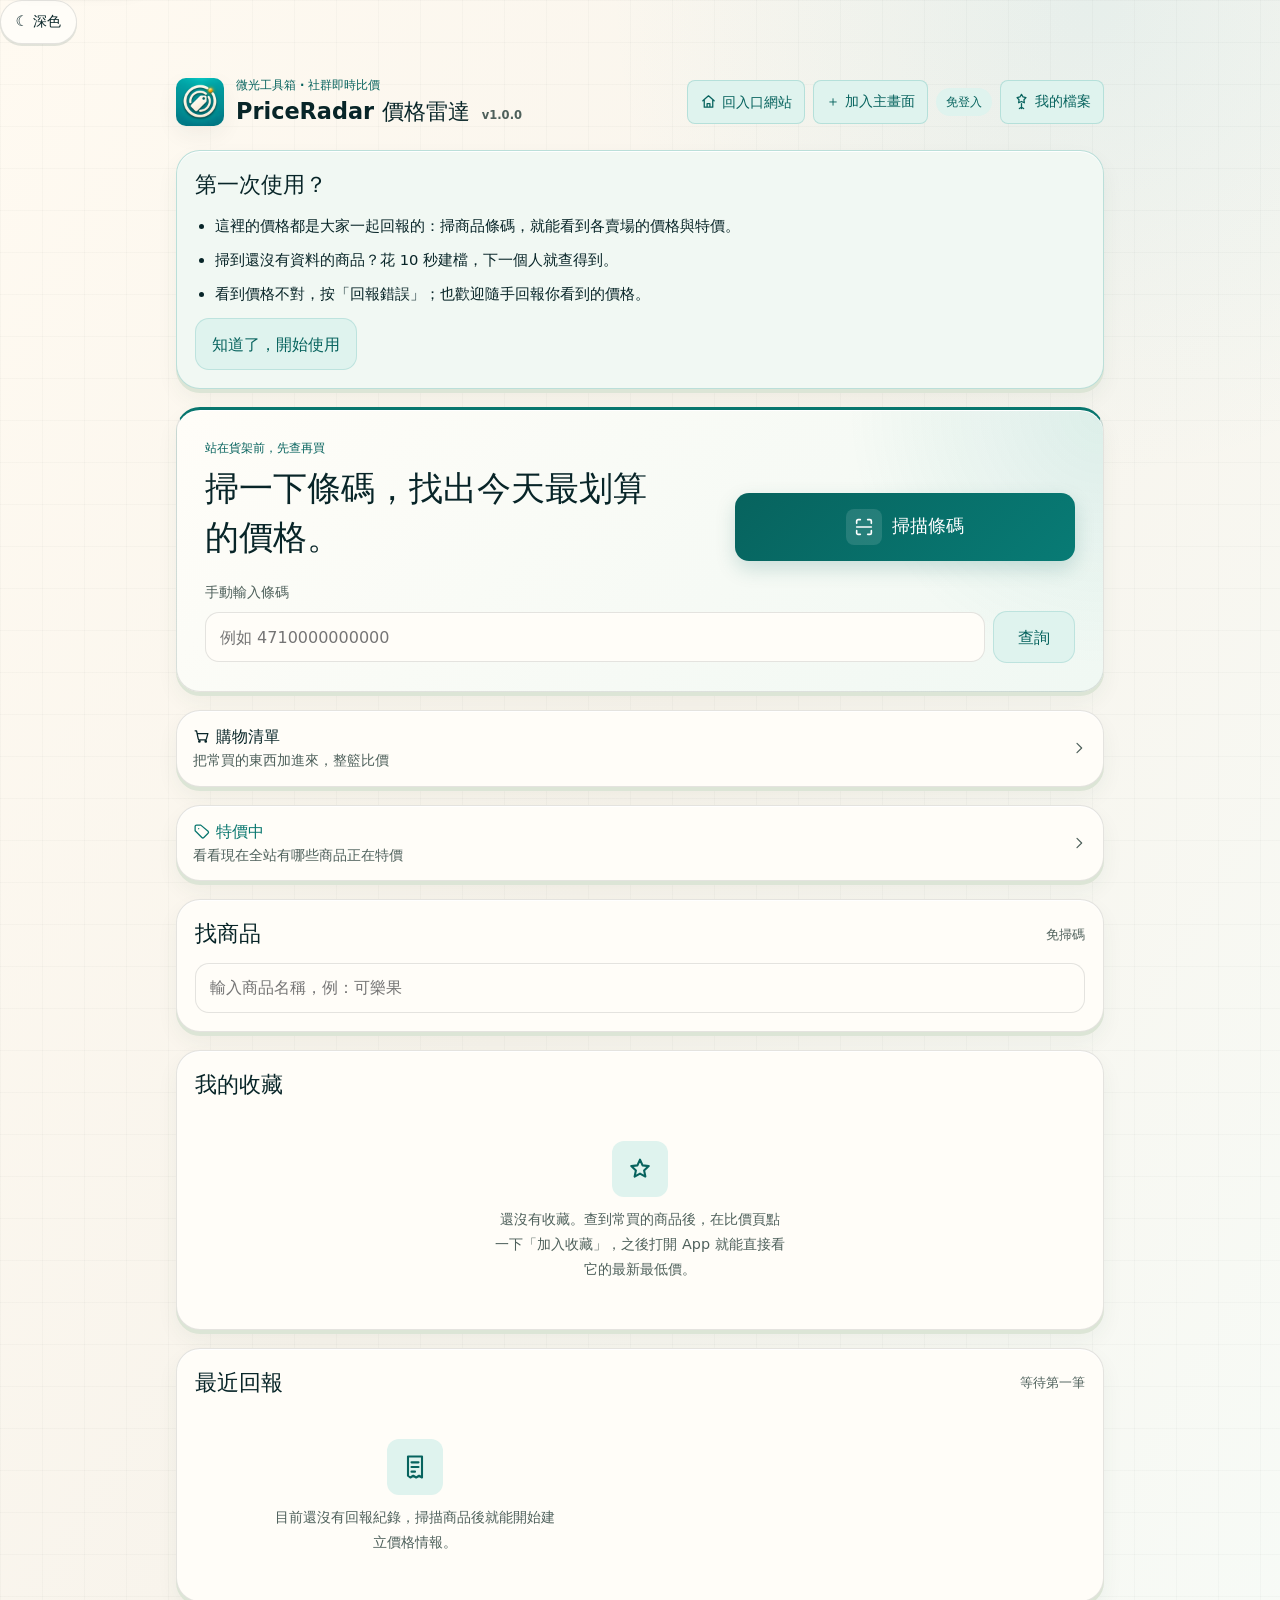
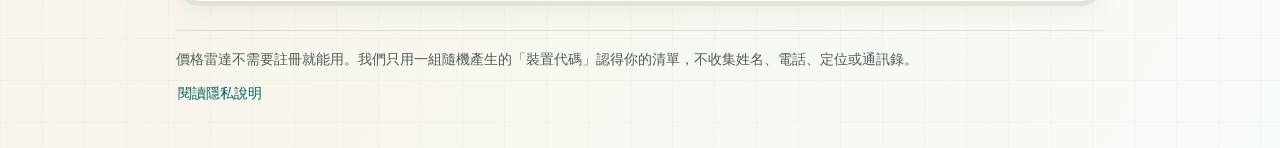
<file: tools/price-radar/index.html>
<!doctype html>
<html lang="zh-Hant-TW">
  <head>
    <meta http-equiv="Content-Security-Policy" content="default-src &#39;self&#39;; script-src &#39;self&#39;; style-src &#39;self&#39; &#39;unsafe-inline&#39;; img-src &#39;self&#39; data: blob: https://xduwufkfmzovlwcyodcp.supabase.co; connect-src &#39;self&#39; https://xduwufkfmzovlwcyodcp.supabase.co; media-src &#39;self&#39; blob:; worker-src &#39;self&#39;; manifest-src &#39;self&#39;; object-src &#39;none&#39;; base-uri &#39;self&#39;; form-action &#39;self&#39;">
    <script src="../../scripts/theme-mode.js?v=20261114c"></script>

    <meta charset="UTF-8" />

    <meta name="viewport" content="width=device-width, initial-scale=1.0, viewport-fit=cover" />
    <meta name="theme-color" content="#f8f4ec" data-light-theme-color="#f8f4ec" data-dark-theme-color="#102527">
    <link rel="manifest" href="./manifest.webmanifest" />
    <link rel="icon" type="image/png" href="./icons/favicon.png?v=20261012b" />
    <link rel="apple-touch-icon" href="./icons/apple-touch-icon.png?v=20261012b" />
    <meta name="description" content="掃描商品條碼、回報賣場價格，透過大家共同建立的資料快速比較價格。">
    <meta property="og:title" content="PriceRadar 價格雷達">
    <meta property="og:description" content="掃描商品條碼、回報賣場價格，透過大家共同建立的資料快速比較價格。">
    <meta property="og:type" content="website">
    <meta property="og:url" content="https://tsy3991.github.io/TSY.Microglow-Tools/tools/price-radar/">
    <meta property="og:image" content="https://tsy3991.github.io/TSY.Microglow-Tools/assets/og-image.png?v=20261012a">
    <meta property="og:image:width" content="1200">
    <meta property="og:image:height" content="630">
    <meta property="og:image:alt" content="TSY 微光創作室：測驗練習、小遊戲與實用工具">
    <meta property="og:locale" content="zh_TW">
    <meta property="og:site_name" content="TSY.Microglow 工具箱">
    <meta name="twitter:card" content="summary_large_image">
    <meta name="twitter:title" content="PriceRadar 價格雷達">
    <meta name="twitter:description" content="掃描商品條碼、回報賣場價格，透過大家共同建立的資料快速比較價格。">
    <meta name="twitter:image" content="https://tsy3991.github.io/TSY.Microglow-Tools/assets/og-image.png?v=20261012a">
    <link rel="canonical" href="https://tsy3991.github.io/TSY.Microglow-Tools/tools/price-radar/">
    <title>PriceRadar 價格雷達</title>
    <script type="module" crossorigin src="./assets/rolldown-runtime-Bh1tDfsg.js"></script>
    <script type="module" crossorigin src="./assets/main-BWbw7Leh.js"></script>
    <link rel="stylesheet" href="../../shared/microglow-skin.css?v=20261114c">
      <link rel="stylesheet" href="../../theme-mode.css?v=20261114c">
  </head>
  <body>
    <a class="skip-link" href="#root">跳到主要內容</a>
    <main id="root" tabindex="-1">
      <!-- React 掛載後會整段取代；供不執行 JS 的爬蟲／載入中畫面讀取 -->
      <h1>PriceRadar 價格雷達</h1>
      <p>掃描商品條碼、回報賣場價格，透過大家共同建立的資料快速比較價格。</p>
    </main>
    <noscript>價格雷達需要開啟 JavaScript 才能使用。</noscript>
  <script src="../../scripts/portal-visit-beacon.js?v=20261102a" defer></script>
</body>
</html>
</file>
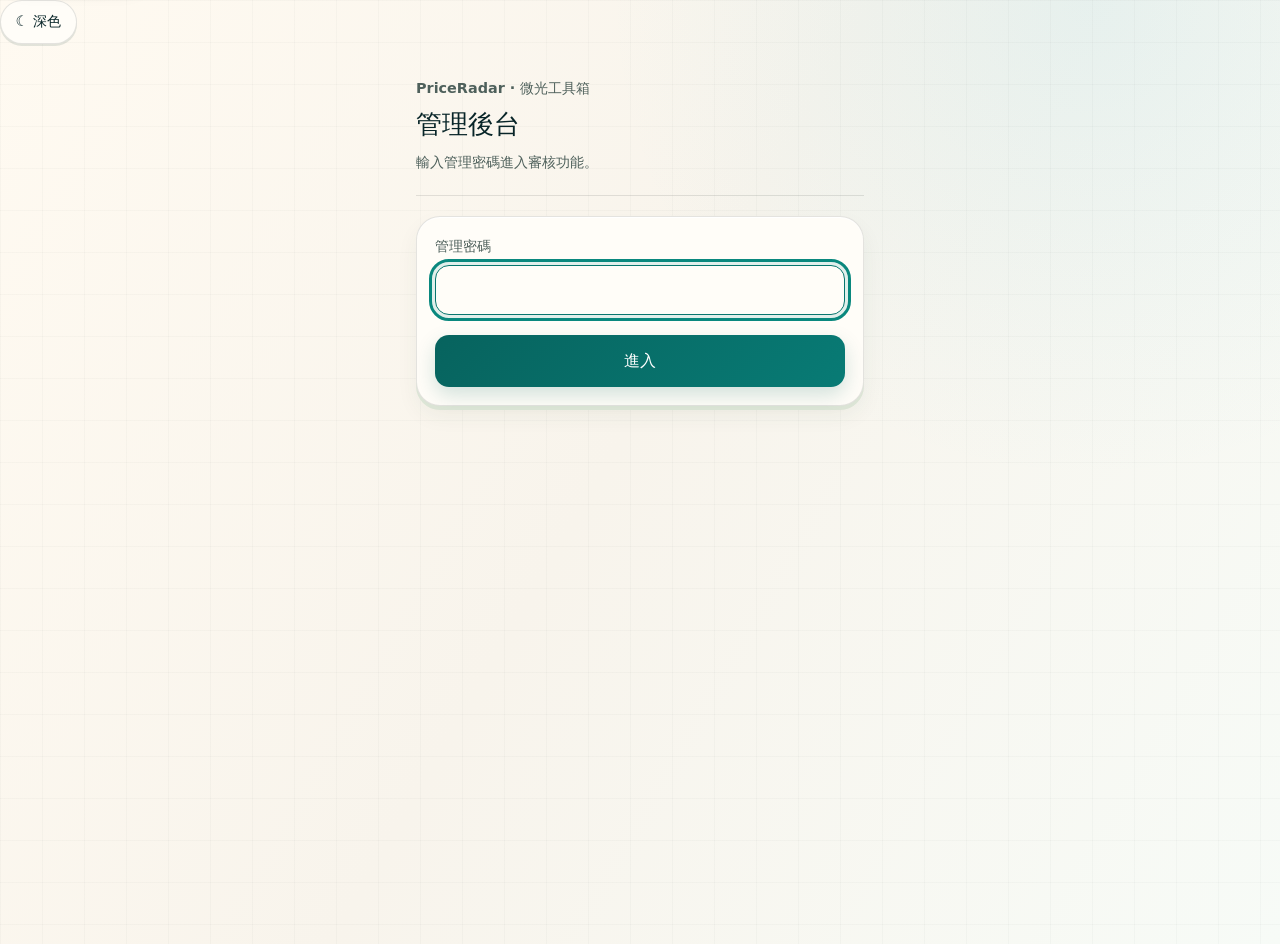
<file: tools/price-radar/admin.html>
<!doctype html>
<html lang="zh-Hant-TW">
  <head>
    <meta http-equiv="Content-Security-Policy" content="default-src &#39;self&#39;; script-src &#39;self&#39;; style-src &#39;self&#39; &#39;unsafe-inline&#39;; img-src &#39;self&#39; data: blob: https://xduwufkfmzovlwcyodcp.supabase.co; connect-src &#39;self&#39; https://xduwufkfmzovlwcyodcp.supabase.co; media-src &#39;self&#39; blob:; worker-src &#39;self&#39;; manifest-src &#39;self&#39;; object-src &#39;none&#39;; base-uri &#39;self&#39;; form-action &#39;self&#39;">
    <script src="../../scripts/theme-mode.js?v=20261114c"></script>

    <meta charset="UTF-8" />

    <meta name="viewport" content="width=device-width, initial-scale=1.0, viewport-fit=cover" />
    <meta name="theme-color" content="#f8f4ec" data-light-theme-color="#f8f4ec" data-dark-theme-color="#102527">
    <!-- 管理後台不掛 PWA manifest／service worker：不希望它被「加到主畫面」或離線快取 -->
    <meta name="robots" content="noindex, nofollow" />
    <title>PriceRadar 管理後台</title>
    <script type="module" crossorigin src="./assets/rolldown-runtime-Bh1tDfsg.js"></script>
    <script type="module" crossorigin src="./assets/main-BWbw7Leh.js"></script>
    <link rel="stylesheet" href="../../shared/microglow-skin.css?v=20261114c">
      <link rel="stylesheet" href="../../theme-mode.css?v=20261114c">
  </head>
  <body>
    <a class="skip-link" href="#root">跳到主要內容</a>
    <main id="root" tabindex="-1"></main>
  <script src="../../scripts/portal-visit-beacon.js?v=20261102a" defer></script>
</body>
</html>
</file>
<file: shared/base.css>
:root {
  --page: #f8f4ec;
  --panel: #fffdf8;
  --panel-soft: #fbf7ef;
  --ink: #082528;
  --ink-soft: #324447;
  --muted: #727978;
  --line: rgba(32, 42, 40, 0.12);
  --teal: #0e8f88;
  --teal-dark: #07635e;
  --teal-soft: #dff3ee;
  --gold: #f5b432;
  --gold-soft: #fff2ce;
  --red: #f25757;
  --sky: #4fc1e3;
  --shadow: 0 18px 42px rgba(42, 47, 45, 0.1);
  --soft-shadow: 0 8px 22px rgba(42, 47, 45, 0.075);
  --deep-shadow: 0 24px 68px rgba(8, 37, 40, 0.16);
  --radius: 8px;
}

* {
  box-sizing: border-box;
}

html {
  min-width: 320px;
  color: var(--ink);
  background: var(--page);
  font-family:
    "Noto Sans TC",
    "Microsoft JhengHei",
    system-ui,
    -apple-system,
    BlinkMacSystemFont,
    "Segoe UI",
    sans-serif;
}

body {
  position: relative;
  min-height: 100vh;
  margin: 0;
  overflow-x: hidden;
  background:
    linear-gradient(90deg, rgba(8, 37, 40, 0.045) 1px, transparent 1px),
    linear-gradient(rgba(8, 37, 40, 0.04) 1px, transparent 1px),
    radial-gradient(circle at 78% 0%, rgba(79, 193, 227, 0.18), transparent 28%),
    radial-gradient(circle at 14% 18%, rgba(245, 180, 50, 0.16), transparent 26%),
    linear-gradient(120deg, #fffaf1 0%, #f6f3eb 48%, #f7fbf7 100%);
  background-size: 42px 42px, 42px 42px, auto, auto, auto;
}

body::before {
  position: fixed;
  inset: 0;
  z-index: -1;
  background:
    linear-gradient(120deg, rgba(255, 253, 248, 0.76), transparent 40%),
    radial-gradient(circle at 92% 34%, rgba(14, 143, 136, 0.12), transparent 24%);
  content: "";
  pointer-events: none;
}

a {
  color: inherit;
  text-decoration: none;
}

button,
a {
  -webkit-tap-highlight-color: transparent;
}

h1,
h2,
h3,
p {
  margin-top: 0;
}

/* ---------- shared back-link ----------
   Detail pages (with .compact-back) flow it inline in a topbar row.
   The hub page's plain .back-link floats absolutely over the hero. */
.back-link {
  display: inline-flex;
  align-items: center;
  min-height: 42px;
  padding: 0 16px;
  border: 1px solid rgba(14, 143, 136, 0.18);
  border-radius: var(--radius);
  background: rgba(255, 253, 248, 0.78);
  color: var(--teal-dark);
  font-size: 0.92rem;
  font-weight: 900;
  box-shadow: var(--soft-shadow);
  backdrop-filter: blur(12px);
  transition:
    transform 160ms ease,
    border-color 160ms ease,
    color 160ms ease;
}

.back-link:hover,
.back-link:focus-visible {
  color: var(--teal);
  border-color: rgba(14, 143, 136, 0.34);
  transform: translateY(-1px);
}

.back-link:not(.compact-back) {
  position: absolute;
  top: 18px;
  left: 18px;
  z-index: 10;
}

/* ---------- shared eyebrow tag ---------- */
.eyebrow {
  display: inline-flex;
  align-items: center;
  min-height: 32px;
  margin: 0 0 14px;
  padding: 0 12px;
  border: 1px solid rgba(14, 143, 136, 0.16);
  border-radius: 999px;
  background: rgba(223, 243, 238, 0.72);
  color: var(--teal-dark);
  font-size: 0.78rem;
  font-weight: 900;
  letter-spacing: 0.14em;
  text-transform: uppercase;
}

section h2 {
  margin: 0 0 14px;
  font-size: clamp(1.24rem, 2vw, 1.55rem);
  font-weight: 950;
  line-height: 1.2;
}

/* ---------- hub (index) layout ---------- */
.lobby-shell {
  width: min(1080px, calc(100% - 32px));
  margin: 0 auto;
  padding: 26px 0 60px;
}

.lobby-hero {
  position: relative;
  isolation: isolate;
  overflow: hidden;
  padding: clamp(32px, 6vw, 64px) clamp(26px, 5vw, 52px);
  border: 1px solid rgba(8, 37, 40, 0.1);
  border-radius: 20px;
  background:
    linear-gradient(135deg, rgba(255, 253, 248, 0.96), rgba(255, 253, 248, 0.76)),
    linear-gradient(135deg, #ffffff, #eaf8f4);
  box-shadow: var(--deep-shadow);
}

.lobby-hero::before {
  position: absolute;
  inset: 0;
  z-index: -2;
  background:
    linear-gradient(90deg, rgba(14, 143, 136, 0.08) 1px, transparent 1px),
    linear-gradient(rgba(14, 143, 136, 0.07) 1px, transparent 1px);
  background-size: 34px 34px;
  content: "";
}

.lobby-hero::after {
  position: absolute;
  right: -80px;
  bottom: -130px;
  z-index: -1;
  width: min(46vw, 400px);
  aspect-ratio: 1;
  border-radius: 50%;
  background:
    radial-gradient(circle at 34% 34%, rgba(255, 255, 255, 0.92), transparent 18%),
    conic-gradient(from 210deg, var(--teal), var(--sky), var(--gold), var(--teal));
  opacity: 0.24;
  content: "";
}

.hero-copy {
  position: relative;
  z-index: 1;
  max-width: 720px;
  padding-top: 60px;
}

.hero-copy h1 {
  margin: 0 0 14px;
  font-size: clamp(2.1rem, 5.5vw, 3.6rem);
  font-weight: 950;
  line-height: 1.05;
}

.hero-copy p {
  margin: 0;
  color: var(--ink-soft);
  font-size: clamp(1rem, 1.7vw, 1.15rem);
  line-height: 1.7;
}

.tool-section {
  display: grid;
  gap: 16px;
  margin-top: 28px;
}

.section-heading {
  display: flex;
  flex-wrap: wrap;
  align-items: end;
  justify-content: space-between;
  gap: 10px;
}

.section-heading h2 {
  margin-bottom: 0;
}

.section-heading span {
  color: var(--muted);
  font-weight: 800;
}

.tool-grid {
  display: grid;
  grid-template-columns: repeat(auto-fit, minmax(320px, 1fr));
  gap: 16px;
}

.tool-card {
  display: grid;
  grid-template-columns: 92px minmax(0, 1fr);
  gap: 18px;
  align-items: center;
  padding: 20px;
  border: 1px solid var(--line);
  border-radius: 16px;
  background: var(--panel);
  box-shadow: var(--soft-shadow);
  transition:
    transform 180ms ease,
    box-shadow 180ms ease,
    border-color 180ms ease;
}

.tool-card:hover {
  border-color: rgba(14, 143, 136, 0.24);
  box-shadow: 0 18px 44px rgba(42, 47, 45, 0.13);
  transform: translateY(-2px);
}

/* Keep card actions aligned despite different description lengths. */
@media (min-width: 541px) {
  .lobby-shell .tool-card {
    grid-template-rows: 1fr auto;
  }
}

.tool-thumb {
  position: relative;
  display: grid;
  width: 92px;
  height: 92px;
  place-items: center;
  border-radius: 16px;
  background: linear-gradient(135deg, var(--teal-dark), var(--teal));
  box-shadow: inset 0 1px 0 rgba(255, 255, 255, 0.24);
}

.tool-thumb-icon {
  position: relative;
  width: 34px;
  height: 34px;
}

/* Simple downward-arrow-into-tray glyph for downloadable desktop tools. */
.icon-download::before {
  position: absolute;
  top: 0;
  left: 50%;
  width: 4px;
  height: 20px;
  background: #ffffff;
  border-radius: 2px;
  content: "";
  transform: translateX(-50%);
}

.icon-download::after {
  position: absolute;
  top: 14px;
  left: 50%;
  width: 14px;
  height: 14px;
  border-right: 4px solid #ffffff;
  border-bottom: 4px solid #ffffff;
  content: "";
  transform: translateX(-50%) rotate(45deg);
}

/* Radar glyph for PriceRadar and other scan-based web tools. */
.icon-radar {
  border: 3px solid #ffffff;
  border-radius: 50%;
}

.icon-radar::before {
  position: absolute;
  top: 50%;
  left: 50%;
  width: 14px;
  height: 3px;
  border-radius: 999px;
  background: #ffffff;
  content: "";
  transform: translateY(-50%) rotate(-42deg);
  transform-origin: left center;
}

.icon-radar::after {
  position: absolute;
  top: 50%;
  left: 50%;
  width: 7px;
  height: 7px;
  border-radius: 50%;
  background: var(--gold);
  box-shadow: 0 0 0 3px rgba(255, 255, 255, 0.22);
  content: "";
  transform: translate(-50%, -50%);
}

.tool-card-copy {
  min-width: 0;
}

.tool-card-copy p {
  display: inline-flex;
  min-height: 26px;
  align-items: center;
  margin: 0 0 8px;
  padding: 0 10px;
  border-radius: var(--radius);
  background: var(--teal-soft);
  color: var(--teal-dark);
  font-size: 0.8rem;
  font-weight: 900;
}

.tool-card-copy h3 {
  margin: 0 0 8px;
  font-size: 1.24rem;
  line-height: 1.3;
}

.tool-card-copy span {
  color: var(--ink-soft);
  font-size: 0.92rem;
  line-height: 1.6;
}

.primary-link,
.disabled-link {
  grid-column: 1 / -1;
  display: inline-flex;
  min-height: 46px;
  align-items: center;
  justify-content: center;
  margin-top: 4px;
  border-radius: var(--radius);
  font-size: 0.98rem;
  font-weight: 950;
}

.primary-link {
  color: #ffffff;
  background: linear-gradient(135deg, var(--teal-dark), var(--teal));
  box-shadow: 0 12px 26px rgba(7, 99, 94, 0.22);
}

.disabled-link {
  color: var(--muted);
  background: rgba(90, 114, 118, 0.1);
}

.is-coming {
  opacity: 0.72;
}

@media (max-width: 820px) {
  .lobby-shell {
    width: min(100% - 24px, 1080px);
    padding-top: 16px;
  }

  .tool-grid {
    grid-template-columns: 1fr;
  }
}

@media (max-width: 540px) {
  .lobby-hero {
    padding: 22px;
  }

  .tool-card {
    grid-template-columns: 1fr;
    text-align: center;
  }

  .tool-thumb {
    justify-self: center;
  }
}

@media (prefers-reduced-motion: reduce) {
  *,
  *::before,
  *::after {
    animation: none !important;
    transition: none !important;
  }
}

.skip-link {
  position: fixed;
  top: calc(12px + env(safe-area-inset-top, 0px));
  left: calc(12px + env(safe-area-inset-left, 0px));
  z-index: 100;
  padding: 10px 18px;
  border-radius: var(--radius);
  color: #ffffff;
  background: var(--teal-dark);
  font-weight: 900;
  text-decoration: none;
  box-shadow: var(--shadow);
  transform: translateY(-180%);
  transition: transform 260ms ease-out;
}

.skip-link:focus-visible {
  transform: none;
  outline: 3px solid rgba(255, 255, 255, 0.75);
  outline-offset: 2px;
}

main:focus {
  outline: none;
}

/* Smooth same-origin page changes (Website / Tools / Games); browsers without support navigate normally. */
@media (prefers-reduced-motion: no-preference) {
  @view-transition {
    navigation: auto;
  }
}

.site-footer {
  display: grid;
  gap: 8px;
  justify-items: center;
  margin: 8px auto 0;
  padding: 24px 16px 40px;
  border-top: 1px solid var(--line);
  color: var(--muted);
  font-size: 0.88rem;
  text-align: center;
}

.site-footer p { margin: 0; }
.site-footer-brand { color: var(--ink-soft); font-weight: 800; }

.site-footer-links {
  display: flex;
  flex-wrap: wrap;
  justify-content: center;
  gap: 4px 8px;
}

.site-footer-links a {
  display: inline-flex;
  align-items: center;
  min-height: 44px;
  padding: 0 10px;
  color: var(--teal-dark);
  font-weight: 800;
  text-decoration: none;
}

.site-footer-links a:hover { text-decoration: underline; }
.site-footer-links a:focus-visible { outline: 3px solid var(--teal); outline-offset: 2px; border-radius: 6px; }
</file>
<file: shared/tool-visuals.css>
/* Shared app icons and actual desktop-tool previews. */
.tool-thumb:has(.tool-app-icon) { background: transparent; box-shadow: none; }
.tool-app-icon { display: block; width: 100%; height: 100%; object-fit: contain; }
.tool-screenshot { margin: 0 0 24px; max-width: 860px; }
.tool-screenshot-link { display: block; overflow: hidden; border: 1px solid var(--line); border-radius: 14px; background: #fff; box-shadow: var(--soft-shadow); cursor: zoom-in; }
.tool-screenshot-link:focus-visible { outline: 3px solid var(--teal); outline-offset: 4px; }
.tool-screenshot img { display: block; width: 100%; height: auto; }
.tool-screenshot figcaption { margin-top: 9px; color: var(--muted); font-size: 0.82rem; line-height: 1.5; }
@media (max-width: 560px) { .tool-screenshot { margin-bottom: 20px; } .tool-screenshot-link { border-radius: 10px; } }
</file>
<file: shared/microglow-skin.css>
/* Visual layer only; existing layout, product imagery and download/app logic are retained. */
html:root { --microglow-style-version: 20261114c; --radius: 14px; --radius-card: 24px; --radius-control: 14px; }
body:has(.lobby-shell, .detail-shell) { background: radial-gradient(ellipse at 12% 5%, rgba(181, 140, 66, .07), transparent 45%), radial-gradient(ellipse at 90% 20%, rgba(10, 136, 126, .07), transparent 50%), linear-gradient(#f5f6ed, #f9f8f0); }
:is(.lobby-hero, .detail-hero, .detail-section, .tool-card, .download-card) { border-color: #c5d9cb; border-radius: 24px; box-shadow: 0 4px 16px rgba(23, 62, 55, 0.06), 0 1px 3px rgba(23, 62, 55, 0.04); }
:is(.lobby-hero, .detail-hero)::before { background-image: linear-gradient(90deg, rgba(10,136,126,.025) 1px, transparent 1px), linear-gradient(rgba(10,136,126,.025) 1px, transparent 1px); }
:is(.lobby-hero, .detail-hero)::after { background: radial-gradient(circle at 35% 35%, #fffdf5, transparent 30%), conic-gradient(from 210deg, #8ecdbb, #e6f2e9, #e7d4a7, #8ecdbb); }
:is(.primary-link, .download-button) { border-radius: 14px; box-shadow: 0 3px 8px rgba(7, 99, 94, 0.22), inset 0 1px 0 rgba(255,255,255,.35); transition: transform 180ms cubic-bezier(0.22, 1, 0.36, 1), box-shadow 180ms cubic-bezier(0.22, 1, 0.36, 1); }
:is(.primary-link, .download-button):hover { transform: translateY(-1px); box-shadow: 0 6px 16px rgba(7, 99, 94, 0.28), inset 0 1px 0 rgba(255,255,255,.45); }
html body :is(a[href], button, input, select, textarea):focus-visible { outline: 3px solid #0a887e; outline-offset: 3px; }
.skip-link { position:fixed; top:calc(12px + env(safe-area-inset-top,0px)); left:calc(12px + env(safe-area-inset-left,0px)); z-index:1000; padding:10px 16px; border-radius:14px; color:#102527; background:#8ee0cf; font-weight:800; text-decoration:none; box-shadow:0 8px 22px rgba(0,0,0,.22); transform:translateY(-180%); }
.skip-link:focus-visible { transform:none; outline:3px solid #fff; outline-offset:3px; }
/* App bundles load their own CSS dynamically; scope these overrides to the app root. */
#root :is(.hero-panel, .section-block, .form-card, .product-hero, .empty-price, .scanner-shell, .activity-card, .shopping-list-entry, .scan-recovery) { border-radius: 24px; box-shadow: inset 0 1px 0 #fff, 0 4px 0 #dce5d6, 0 10px 22px rgba(38, 75, 54, .055); }
#root .price-card { border-radius: 20px; }
#root :is(.primary-button, .secondary-button, .ghost-button, .scan-button) { border-radius: 14px; }

  :root[data-theme="dark"] #root :is(a[href], button, input, select, textarea):focus-visible{ outline-color: #8ee0cf; }
  :root[data-theme="dark"] #root :is(.hero-panel, .section-block, .form-card, .product-hero, .empty-price, .scanner-shell, .activity-card, .shopping-list-entry, .scan-recovery){ box-shadow: inset 0 1px 0 rgba(255,255,255,.08), 0 4px 0 #102a29, 0 10px 22px rgba(0,0,0,.15); }

/* 2026 現代字級與緊緻呼吸感優化 */
.lobby-hero h1,
.detail-hero h1 {
  font-size: clamp(1.9rem, 4vw, 2.35rem) !important;
  line-height: 1.25 !important;
  letter-spacing: -0.015em;
}

.lobby-hero p,
.detail-hero p {
  font-size: 0.95rem !important;
  line-height: 1.68 !important;
}

.section-heading h2,
.detail-section h2 {
  font-size: 1.35rem !important;
}

.tool-card-copy h3 {
  font-size: 1.12rem !important;
}

.tool-card-copy span {
  font-size: 0.88rem !important;
  line-height: 1.68 !important;
}

:is(.primary-link, .download-button) {
  min-height: 44px !important;
  font-size: 0.92rem !important;
  font-weight: 800;
  padding: 0 18px !important;
}

/* 2026 近代開源設計系統優化：等寬數字與現代懸浮光影 */
:is(.version-badge, time, .date, [data-updated-at], .tool-meta, code, pre) {
  font-variant-numeric: tabular-nums;
  font-feature-settings: "tnum";
}

.tool-card {
  transition: transform 220ms cubic-bezier(0.22, 1, 0.36, 1), box-shadow 220ms cubic-bezier(0.22, 1, 0.36, 1), border-color 220ms ease;
}

.tool-card:hover {
  transform: translateY(-2px);
  box-shadow: 0 12px 28px rgba(23, 62, 55, 0.09), 0 2px 6px rgba(23, 62, 55, 0.04);
  border-color: #9eccba;
}

/* 消除多餘水平捲軸、強化 SHA-256 自動換行與手機版易讀性 */
.sha256-block,
.verify-hash,
pre code {
  overflow-wrap: anywhere !important;
  word-break: break-all !important;
  white-space: pre-wrap !important;
}

/* 修正工具箱大廳左上角「回入口網站」與「深淺色切換鈕」重疊問題，以及工具下載頁頂部列對齊 */
.lobby-hero .tsy-theme-toggle {
  position: absolute !important;
  top: 18px !important;
  right: 18px !important;
  z-index: 10 !important;
  margin: 0 !important;
}

.detail-topbar {
  display: flex !important;
  align-items: center !important;
  justify-content: space-between !important;
  gap: 12px !important;
}

.detail-topbar .back-link {
  margin-right: auto !important;
}

/* PriceRadar 管理後台響應式與觸控強化：消除水平擠壓 */
#root table {
  width: 100% !important;
  max-width: 100% !important;
}

@media (max-width: 768px) {
  #root .admin-table-container,
  #root .table-responsive {
    overflow-x: auto !important;
    -webkit-overflow-scrolling: touch !important;
  }
  #root input,
  #root select,
  #root button {
    min-height: 44px !important;
  }
}
</file>
<file: theme-mode.css>
:root { color-scheme: light; }
:root[data-theme="dark"] { color-scheme: dark; }
.tsy-theme-toggle { position: static; z-index: auto; display: inline-flex; align-items: center; justify-content: center; gap: .35rem; flex: 0 0 auto; min-height: 44px; margin-inline-start: auto; padding: .55rem .9rem; border: 1px solid var(--line, #c5d9cb); border-radius: 999px; color: var(--ink, #173e37); background: var(--panel, #fffdf5); box-shadow: 0 2px 0 rgba(23,62,55,.12); font: inherit; font-size: .9rem; font-weight: 800; line-height: 1.2; cursor: pointer; white-space: nowrap; }
.tsy-theme-toggle:hover { filter: brightness(.96); }
.tsy-theme-toggle:focus-visible { outline: 3px solid #0a887e; outline-offset: 3px; }
:root[data-theme="dark"] .tsy-theme-toggle { color: var(--ink, #f6f3e9); background: var(--panel, #193336); border-color: var(--line, #526b6b); box-shadow: 0 2px 0 rgba(0,0,0,.25); }
:root[data-theme="dark"] .tsy-theme-toggle:focus-visible { outline-color: #8ee0cf; }
/* Complete dark palette for the portal and direct tool detail pages. */
:root[data-theme="dark"]{color-scheme:dark;--page:#102527;--page-bg:#102527;--panel:#193336;--panel-soft:#203d40;--ink:#f6f3e9;--text:#f6f3e9;--muted:#b5c9c4;--line:#526b6b;--teal:#8ee0cf;--teal-dark:#8ee0cf;--gold:#ffcf70}
:root[data-theme="dark"] body{background-color:#102527!important;background-image:linear-gradient(145deg,#102527,#193336)!important;color:#f6f3e9}
:root[data-theme="dark"] .detail-shell{color:#f6f3e9}
:root[data-theme="dark"] .detail-shell :is(figcaption,.loading-placeholder,.releases-link,.site-footer-copy,.muted,.text-muted){color:#b5c9c4}
:root[data-theme="dark"] .detail-shell figcaption{background:#193336;color:#b5c9c4}
:root[data-theme="dark"] .detail-shell :is(.primary-link,.download-button){background:#8ee0cf;color:#102527;border-color:#8ee0cf}
:root[data-theme="dark"] .detail-shell .version-badge{background:#8ee0cf;color:#102527}
:root[data-theme="dark"] .site-footer-copy{color:#b5c9c4}
/* Direct tool pages: convert every primary surface to the shared dark palette. */
:root[data-theme="dark"] .detail-shell .detail-section{background:rgba(25,51,54,.98)!important;color:#f6f3e9;border-color:#526b6b;box-shadow:0 12px 28px rgba(0,0,0,.24)}
:root[data-theme="dark"] .detail-shell .detail-hero{color:#f6f3e9}
:root[data-theme="dark"] .detail-shell .detail-hero :is(h1,h2,h3){color:#f6f3e9}
:root[data-theme="dark"] .detail-shell .detail-hero :is(p,span){color:#d4e2de}
:root[data-theme="dark"] .detail-shell .detail-hero .eyebrow{background:#204d48;color:#d4e2de}
:root[data-theme="dark"] .detail-shell .detail-topbar .back-link{background:#193336;color:#8ee0cf;border-color:#526b6b}
:root[data-theme="dark"] .detail-shell .detail-section :is(h2,h3,p,li,dt,dd,label,small,span){color:#d4e2de}
:root[data-theme="dark"] .detail-shell .detail-section a:not(.download-button){color:#8ee0cf}
:root[data-theme="dark"] .detail-shell .detail-section .download-hint{background:#203d40;color:#d4e2de}
:root[data-theme="dark"] .detail-shell .detail-section :is(button,input,select,textarea){background:#102527;color:#f6f3e9;border-color:#526b6b}
:root[data-theme="dark"] .detail-shell .detail-section pre{background:#0b1f21;color:#d8f5ee}
:root[data-theme="dark"] .detail-shell .published-meta{color:#b5c9c4}
:root[data-theme="dark"] .detail-shell .detail-hero{background:#193336;border:1px solid #526b6b;color:#f6f3e9}
:root[data-theme="dark"] .detail-shell .download-card p{color:#102527}
:root[data-theme="dark"] .detail-shell .download-card .download-button{background:#8ee0cf;color:#102527}
:root[data-theme="dark"] .detail-shell .download-card .download-button *{color:#102527}
:root[data-theme="dark"] .detail-shell .version-badge{color:#102527}
:root[data-theme="dark"] .detail-shell .site-footer-brand{color:#b5c9c4}
:root[data-theme="dark"] .detail-shell .detail-hero .version-badge{color:#102527}
:root[data-theme="dark"] .detail-shell .download-card-copy span{color:#d4e2de}
:root[data-theme="dark"] .detail-shell footer .site-footer-brand{color:#b5c9c4}
:root[data-theme="dark"] .site-footer-brand{color:#b5c9c4!important}

/* Dark theme for the tool lobby hero, categories, descriptions, and actions. */
:root[data-theme="dark"] .lobby-hero{background:#193336!important;background-image:linear-gradient(145deg,#193336,#203d40)!important;color:#f6f3e9;border-color:#526b6b}
:root[data-theme="dark"] .lobby-hero :is(h1,h2,p,span){color:#f6f3e9}
:root[data-theme="dark"] .lobby-hero .eyebrow{background:#204d48;color:#d4e2de}
:root[data-theme="dark"] .lobby-hero .back-link{background:#102527;color:#8ee0cf;border-color:#526b6b}
:root[data-theme="dark"] .tool-card :is(p,span,small){color:#d4e2de}
:root[data-theme="dark"] .tool-card .tool-category{background:#204d48;color:#d4e2de}
:root[data-theme="dark"] .tool-card .primary-link{background:#8ee0cf;color:#102527}

:root[data-theme="dark"] .tool-card .tool-card-copy>p:first-child{background:#204d48;color:#d4e2de}

/* Full light/dark text contrast review. */

:root:not([data-theme="dark"]){--muted:#56645f;--teal:#08766e}
:root:not([data-theme="dark"]) .version-badge{background:#075e59;color:#fff}
:root[data-theme="dark"] .download-card{background:#203d40}
:root[data-theme="dark"] :is(input,textarea)::placeholder{color:#b5c9c4;opacity:1}
:root:not([data-theme="dark"]) #root{--muted:#4e605b;--text-muted:#4e605b}
:root:not([data-theme="dark"]) #root .price-card strong{color:#07635e}
</file>
<file: shared/tool-detail.css>
/* Shared template for a single tool's detail/download page.
   Pairs with shared/base.css (tokens, reset, .back-link, .eyebrow already
   defined there). Reused by every tools/<tool-id>/index.html. */

.detail-shell {
  width: min(1040px, calc(100% - 36px));
  margin: 0 auto;
  padding: 26px 0 72px;
}

.detail-topbar {
  display: flex;
  justify-content: space-between;
  margin-bottom: 18px;
}

.detail-hero {
  position: relative;
  isolation: isolate;
  margin-bottom: 28px;
  overflow: hidden;
  padding: clamp(26px, 5vw, 52px);
  border: 1px solid rgba(8, 37, 40, 0.1);
  border-radius: 18px;
  background:
    linear-gradient(135deg, rgba(255, 253, 248, 0.96), rgba(255, 253, 248, 0.76)),
    linear-gradient(135deg, #ffffff, #eaf8f4);
  box-shadow: var(--deep-shadow);
}

.detail-hero::before {
  position: absolute;
  inset: 0;
  z-index: -2;
  background:
    linear-gradient(90deg, rgba(14, 143, 136, 0.08) 1px, transparent 1px),
    linear-gradient(rgba(14, 143, 136, 0.07) 1px, transparent 1px);
  background-size: 34px 34px;
  content: "";
}

.detail-hero::after {
  position: absolute;
  right: -72px;
  bottom: -118px;
  z-index: -1;
  width: min(44vw, 360px);
  aspect-ratio: 1;
  border-radius: 50%;
  background:
    radial-gradient(circle at 34% 34%, rgba(255, 255, 255, 0.92), transparent 18%),
    conic-gradient(from 210deg, var(--teal), var(--sky), var(--gold), var(--teal));
  opacity: 0.28;
  content: "";
}

.detail-hero h1 {
  max-width: 760px;
  margin: 0 0 12px;
  font-size: clamp(2rem, 5vw, 4.2rem);
  font-weight: 950;
  line-height: 1.02;
  letter-spacing: 0;
}

.hero-desc {
  max-width: 720px;
  margin: 0 0 22px;
  color: var(--ink-soft);
  font-size: clamp(1rem, 1.7vw, 1.13rem);
  line-height: 1.7;
}

.hero-meta {
  display: flex;
  flex-wrap: wrap;
  align-items: center;
  gap: 10px;
}

.version-badge {
  display: inline-flex;
  align-items: center;
  min-height: 38px;
  padding: 0 15px;
  border-radius: 999px;
  background:
    linear-gradient(135deg, rgba(255, 255, 255, 0.22), transparent),
    linear-gradient(135deg, var(--teal-dark), var(--teal));
  color: #ffffff;
  font-size: 0.94rem;
  font-weight: 900;
  box-shadow:
    inset 0 1px 0 rgba(255, 255, 255, 0.32),
    0 12px 26px rgba(7, 99, 94, 0.2);
}

.published-meta {
  color: var(--muted);
  font-size: 0.9rem;
  font-weight: 800;
}

.detail-section {
  margin-bottom: 24px;
  padding: clamp(18px, 3vw, 28px);
  border: 1px solid rgba(32, 42, 40, 0.1);
  border-radius: 18px;
  background: rgba(255, 253, 248, 0.78);
  box-shadow: var(--shadow);
  backdrop-filter: blur(14px);
}

.status-message {
  margin: 0 0 12px;
  padding: 10px 12px;
  border-radius: var(--radius);
  background: var(--gold-soft);
  color: #7a5310;
  font-size: 0.9rem;
}

.download-hint {
  margin: 0 0 16px;
  padding: 10px 12px;
  border-radius: var(--radius);
  background: var(--teal-soft);
  color: var(--teal-dark);
  font-size: 0.86rem;
  font-weight: 700;
  line-height: 1.5;
}

.status-message.is-error {
  background: rgba(242, 87, 87, 0.12);
  color: var(--red);
}

.loading-placeholder {
  margin: 0;
  color: var(--muted);
}

.download-grid {
  display: grid;
  grid-template-columns: repeat(2, minmax(0, 1fr));
  gap: 14px;
}

.download-card {
  position: relative;
  display: grid;
  grid-template-rows: 1fr auto;
  gap: 18px;
  min-height: 206px;
  overflow: hidden;
  padding: 18px;
  border: 1px solid rgba(32, 42, 40, 0.1);
  border-radius: 16px;
  background:
    linear-gradient(135deg, rgba(255, 255, 255, 0.86), rgba(255, 253, 248, 0.74)),
    var(--panel);
  box-shadow: var(--soft-shadow);
  transition:
    transform 180ms ease,
    box-shadow 180ms ease,
    border-color 180ms ease;
}

.download-card::before {
  position: absolute;
  inset: 0 auto 0 0;
  width: 6px;
  background: linear-gradient(180deg, var(--teal), var(--sky));
  content: "";
}

.download-card::after {
  position: absolute;
  right: -28px;
  top: -30px;
  width: 108px;
  aspect-ratio: 1;
  border-radius: 50%;
  background: rgba(14, 143, 136, 0.08);
  content: "";
}

.download-card:nth-child(2)::before {
  background: linear-gradient(180deg, var(--gold), var(--teal));
}

.download-card:nth-child(n + 3)::before {
  background: linear-gradient(180deg, var(--sky), var(--gold));
}

.download-card:hover {
  border-color: rgba(14, 143, 136, 0.24);
  box-shadow: 0 18px 44px rgba(42, 47, 45, 0.13);
  transform: translateY(-2px);
}

.download-card-copy {
  position: relative;
  z-index: 1;
  display: grid;
  gap: 8px;
  min-width: 0;
}

.download-card-copy p {
  display: inline-flex;
  width: fit-content;
  min-height: 28px;
  align-items: center;
  margin: 0;
  padding: 0 10px;
  border-radius: 999px;
  background: var(--teal-soft);
  color: var(--teal-dark);
  font-size: 0.78rem;
  font-weight: 900;
}

.download-card-copy strong {
  font-size: 1.04rem;
  line-height: 1.35;
  word-break: break-all;
}

.download-card-copy span {
  color: var(--muted);
  font-size: 0.86rem;
  font-weight: 800;
}

.download-button {
  position: relative;
  z-index: 1;
  display: inline-flex;
  align-items: center;
  justify-content: center;
  gap: 10px;
  min-height: 44px;
  padding: 0 22px;
  border-radius: var(--radius);
  color: #ffffff;
  background: linear-gradient(135deg, var(--teal-dark), var(--teal));
  font-size: 0.98rem;
  font-weight: 900;
  white-space: nowrap;
  box-shadow:
    inset 0 1px 0 rgba(255, 255, 255, 0.32),
    0 10px 20px rgba(7, 99, 94, 0.22);
  transition:
    transform 160ms ease,
    filter 160ms ease;
}

.download-button:hover,
.download-button:focus-visible {
  filter: saturate(1.08);
  transform: translateY(-1px);
}

.arrow-symbol {
  width: 10px;
  height: 10px;
  border-top: 3px solid #ffffff;
  border-right: 3px solid #ffffff;
  transform: rotate(45deg);
}

.extra-files {
  margin: 14px 0 0;
  color: var(--muted);
  font-size: 0.86rem;
  line-height: 1.6;
}

.extra-files a {
  color: var(--teal-dark);
}

.releases-link {
  margin: 18px 0 0;
  padding-top: 18px;
  border-top: 1px dashed var(--line);
  color: var(--muted);
  font-size: 0.9rem;
  line-height: 1.6;
}

.releases-link a {
  color: var(--teal-dark);
  font-weight: 900;
}

.verify-command,
.verify-sha {
  margin: 0 0 14px;
  padding: 15px 18px;
  border: 1px solid rgba(14, 143, 136, 0.25);
  border-radius: 14px;
  background:
    linear-gradient(90deg, rgba(14, 143, 136, 0.14), transparent),
    #0b1f21;
  color: #d8f5ee;
  font-family: "Consolas", "SFMono-Regular", Menlo, monospace;
  font-size: 0.88rem;
  line-height: 1.6;
  letter-spacing: 0.02em;
  overflow-x: auto;
  white-space: pre-wrap;
  word-break: break-all;
  user-select: all;
  box-shadow: 0 4px 12px rgba(0, 0, 0, 0.12);
  transition: border-color 160ms ease, box-shadow 160ms ease;
}

.verify-command:hover,
.verify-sha:hover {
  border-color: rgba(142, 224, 207, 0.45);
  box-shadow: 0 6px 16px rgba(0, 0, 0, 0.2);
}

.verify-sha a {
  color: #8ce9d4;
}

.release-notes p {
  margin: 0 0 10px;
  color: var(--ink-soft);
  line-height: 1.72;
}

.release-notes ul {
  margin: 0 0 10px;
  padding-left: 20px;
  color: var(--ink-soft);
  line-height: 1.72;
}

.release-notes li {
  margin-bottom: 4px;
}

@media (max-width: 680px) {
  .download-grid {
    grid-template-columns: 1fr;
  }
}

@media (max-width: 560px) {
  body {
    background-size: 34px 34px, 34px 34px, auto, auto, auto;
  }

  .detail-shell {
    width: min(100% - 24px, 1040px);
    padding-top: 14px;
    padding-bottom: 42px;
  }

  .detail-topbar {
    margin-bottom: 14px;
  }

  .detail-hero,
  .detail-section {
    padding: 16px;
    border-radius: 14px;
  }

  .detail-hero h1 {
    font-size: clamp(1.78rem, 10vw, 2.45rem);
  }

  .hero-desc {
    font-size: 0.96rem;
  }

  .hero-meta {
    align-items: stretch;
  }

  .version-badge,
  .published-meta {
    width: fit-content;
  }

  .download-card {
    min-height: auto;
    padding: 16px;
  }

  .download-button {
    justify-content: center;
    width: 100%;
  }

  .verify-command,
  .verify-sha {
    padding: 12px;
    font-size: 0.78rem;
  }
}
</file>
<file: tools/car-media-converter/page.css>
#tool-title,
.download-card-copy strong {
  max-width: 100%;
  overflow-wrap: anywhere;
  word-break: break-word;
}

@media (max-width: 560px) {
  #tool-title {
    font-size: clamp(1.65rem, 8.2vw, 2.15rem);
    line-height: 1.08;
  }

  .download-card-copy strong {
    font-size: 0.92rem;
  }
</file>
